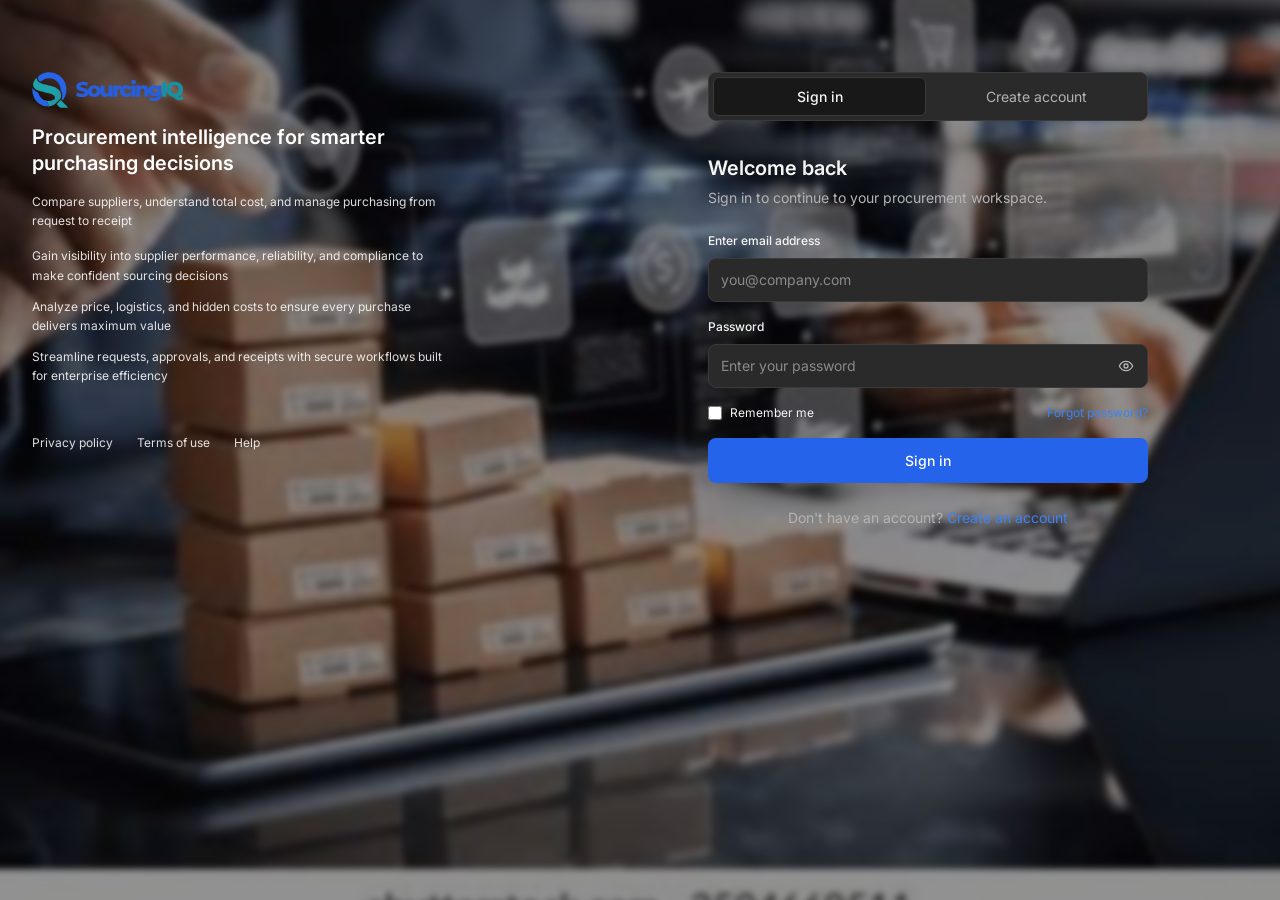
<file: SourcingIQ/dashboard/procurement/index.html>
<!DOCTYPE html>
<html lang="en" data-theme="dark">
<head>
  <meta charset="UTF-8" />
  <meta name="viewport" content="width=device-width, initial-scale=1" />
  <title>Dashboard | SourcingIQ</title>
  <link rel="preconnect" href="https://fonts.googleapis.com" />
  <link rel="preconnect" href="https://fonts.gstatic.com" crossorigin />
  <link href="https://fonts.googleapis.com/css2?family=Inter:wght@400;500;600;700&display=swap" rel="stylesheet" />
  <link rel="stylesheet" href="../../shared/css/tokens.css" />
  <link rel="stylesheet" href="../../shared/css/base.css" />
  <link rel="stylesheet" href="../../shared/css/components.css" />
  <link rel="stylesheet" href="../../shared/css/layout.css" />
  <link rel="stylesheet" href="./index.css" />
</head>
<body data-title="Dashboard">
  <div class="shell">
    <aside class="sidebar" id="sidebar"></aside>
    <div class="main">
      <header class="topbar" id="topbar"></header>
      <main class="content">
        <div class="dash">
          <div class="page-head">
            <div><h1 id="welcome">Welcome Back</h1><p>Here's what needs your attention</p></div>
            <div class="dash-tools">
              <label class="sr-only" for="range">Date range</label>
              <select class="input-sm" id="range">
                <option value="7d">Last 7 days</option>
                <option value="30d" selected>Last 30 days</option>
                <option value="90d">Last 90 days</option>
              </select>
              <button class="btn" id="export" type="button" disabled>Export</button>
            </div>
          </div>

          <div id="dash-error"></div>

          <div id="dash-body">
            <section class="kpis" id="cards" aria-label="Key figures"></section>

            <div class="dash-row dash-row--top">
              <section class="card panel">
                <header class="panel__head panel__head--split">
                  <div><h2>Spend Overview</h2><p>Purchasing spend over the selected period</p></div>
                  <div class="legend" id="legend"></div>
                </header>
                <div id="spend"></div>
              </section>

              <section class="card panel">
                <header class="panel__head"><h2>Spend by category</h2><p>Share of purchasing spend</p></header>
                <div id="categories"></div>
                <a class="btn btn--block" href="../../insight/analytics/index.html">View analytics</a>
              </section>
            </div>

            <div class="dash-row dash-row--bottom">
              <section class="card panel">
                <header class="panel__head"><h2>Recent Price Changes</h2><p>Products with notable changes from pricing</p></header>
                <div id="prices"></div>
              </section>

              <section class="card panel">
                <header class="panel__head"><h2>Performance Alert</h2><p>Supplier and quote issues needing attention</p></header>
                <div id="alerts"></div>
              </section>

              <section class="card panel">
                <header class="panel__head"><h2>Activity</h2><p>Recent activities</p></header>
                <div id="activity"></div>
                <a class="btn btn--block" href="#">View all</a>
              </section>
            </div>
          </div>
        </div>
      </main>
    </div>
  </div>
  <script type="module" src="./index.js"></script>
</body>
</html>
</file>
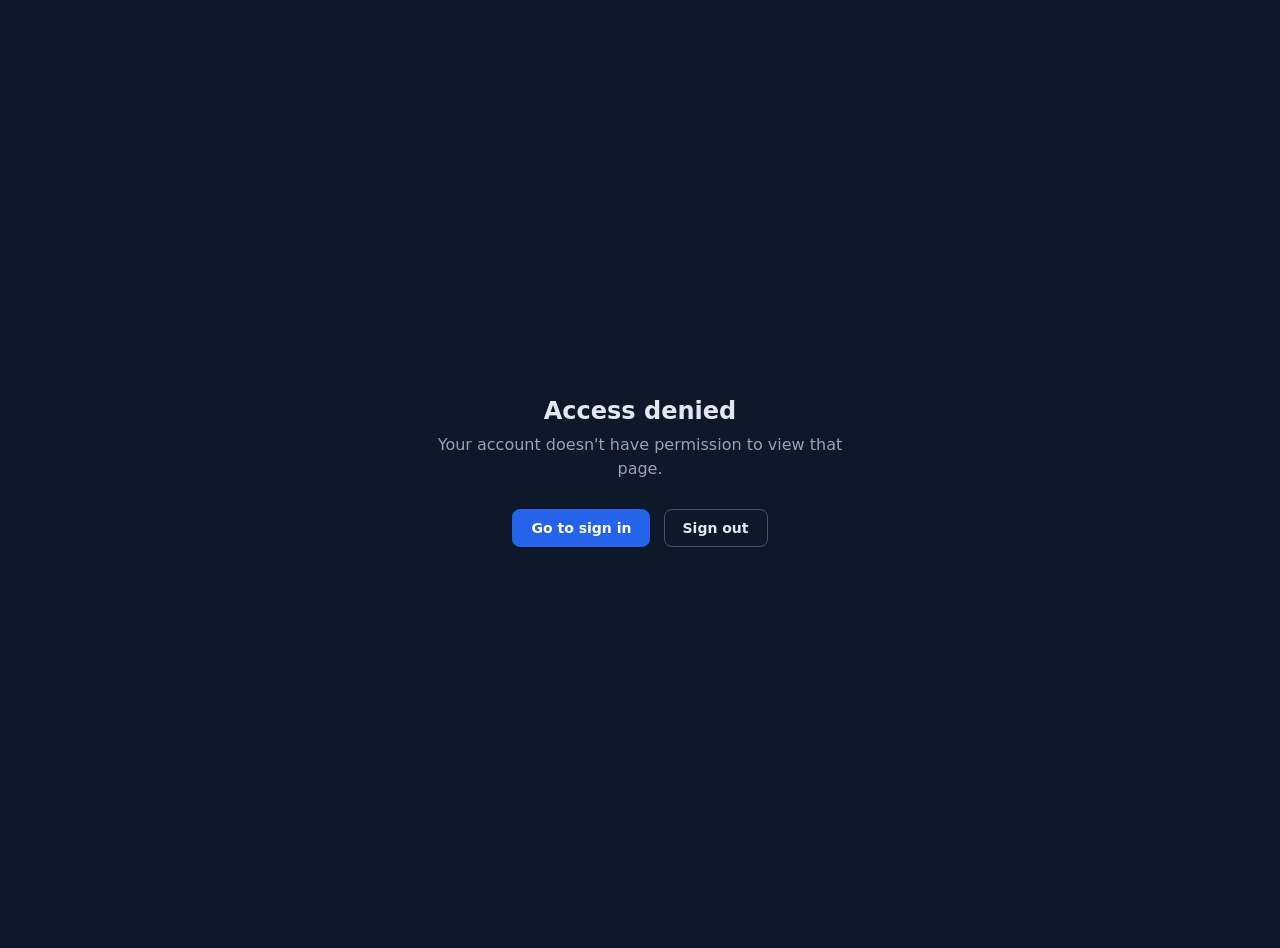
<file: SourcingIQ/errors/403/index.html>
<!DOCTYPE html>
<html lang="en">
<head>
  <meta charset="UTF-8">
  <meta name="viewport" content="width=device-width, initial-scale=1">
  <title>Access denied | SourcingIQ</title>
  <style>
    body{font-family:Inter,system-ui,sans-serif;background:#0f172a;color:#e2e8f0;min-height:100vh;display:flex;align-items:center;justify-content:center;margin:0;padding:24px;text-align:center}
    .box{max-width:420px}
    h1{font-size:24px;margin:0 0 8px}
    p{color:#94a3b8;line-height:1.5;margin:0 0 24px}
    a,button{display:inline-block;padding:10px 18px;border-radius:8px;font-weight:600;font-size:14px;font-family:inherit;cursor:pointer;text-decoration:none;border:1px solid #475569;background:transparent;color:#e2e8f0;margin:4px}
    a.primary{background:#2563eb;border-color:#2563eb;color:#fff}
  </style>
</head>
<body>
  <main class="box">
    <h1>Access denied</h1>
    <p>Your account doesn't have permission to view that page.</p>
    <a id="home" class="primary" href="../../login-page/login.html">Go to sign in</a>
    <button id="out" type="button">Sign out</button>
  </main>
  <script type="module">
    import { getSession, dashboardUrlFor, logout } from '../../shared/js/auth.js';
    const user = getSession();
    if (user) {
      const home = document.getElementById('home');
      home.href = dashboardUrlFor(user.role);
      home.textContent = 'Back to my dashboard';
    }
    document.getElementById('out').addEventListener('click', logout);
  </script>
</body>
</html>
</file>
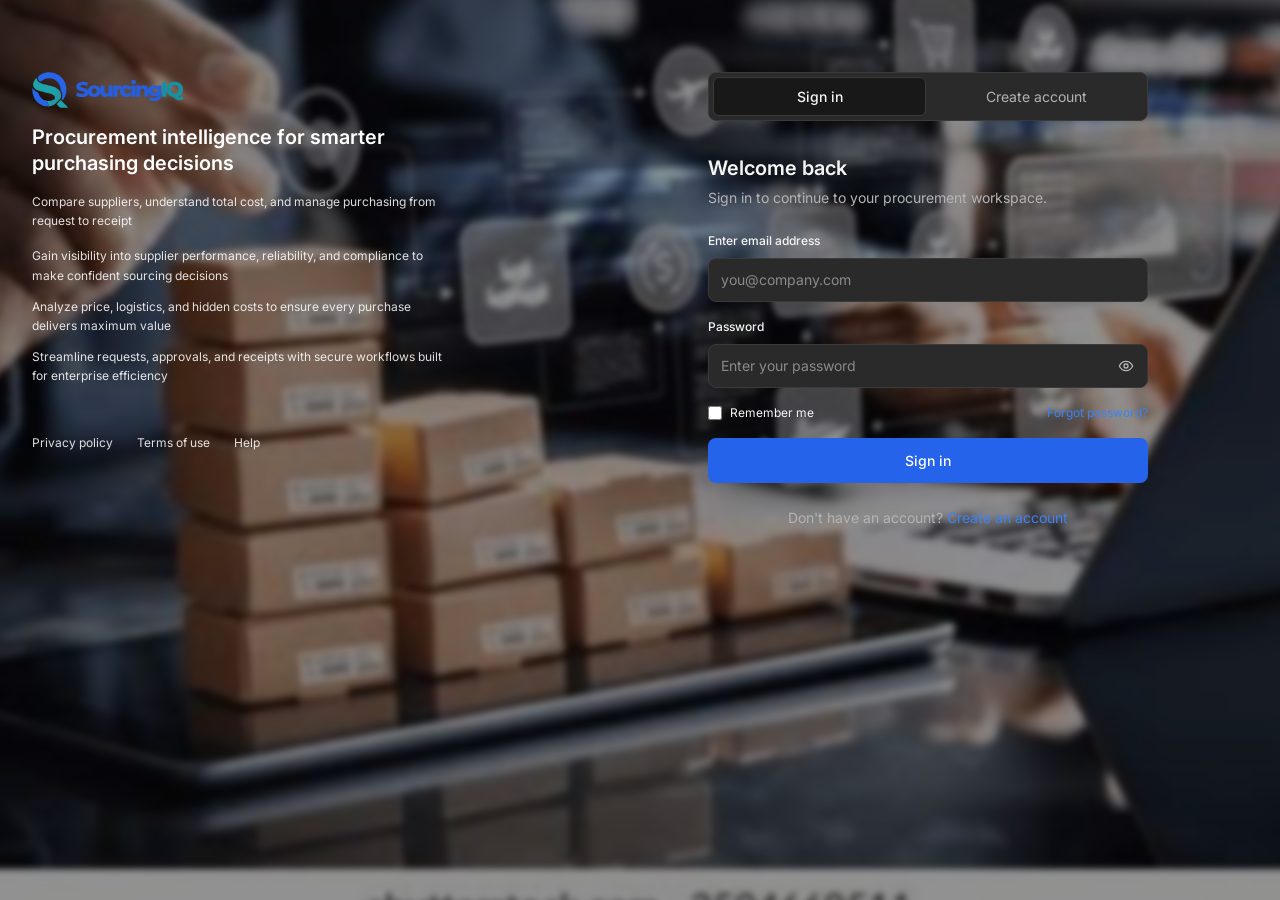
<file: SourcingIQ/dashboard/procurement/purchase-requests/index.html>
<!DOCTYPE html>
<html lang="en" data-theme="dark">
<head>
  <meta charset="UTF-8" />
  <meta name="viewport" content="width=device-width, initial-scale=1" />
  <title>Purchase Requests | SourcingIQ</title>
  <link rel="preconnect" href="https://fonts.googleapis.com" />
  <link rel="preconnect" href="https://fonts.gstatic.com" crossorigin />
  <link href="https://fonts.googleapis.com/css2?family=Inter:wght@400;500;600;700&display=swap" rel="stylesheet" />
  <link rel="stylesheet" href="../../../shared/css/tokens.css" />
  <link rel="stylesheet" href="../../../shared/css/base.css" />
  <link rel="stylesheet" href="../../../shared/css/components.css" />
  <link rel="stylesheet" href="../../../shared/css/layout.css" />
  <link rel="stylesheet" href="./index.css" />
</head>
<body data-title="Purchase Request">
  <div class="shell">
    <aside class="sidebar" id="sidebar"></aside>
    <div class="main">
      <header class="topbar" id="topbar"></header>
      <main class="content">
        <div class="page-head">
          <div><h1>Purchase Requests</h1><p>Track and manage purchase requests across your organization</p></div>
          <a class="btn btn--primary" id="create-btn" href="./new/index.html" hidden>+ Create request</a>
        </div>

        <section class="kpis" id="cards" aria-label="Request counts"></section>

        <section class="card list-card">
          <div class="filters">
            <label class="sr-only" for="search">Search requests</label>
            <input class="input-sm" id="search" type="search" placeholder="Search requests..." />
            <label class="sr-only" for="status">Status</label>
            <select class="input-sm" id="status"><option value="">All statuses</option></select>
            <label class="sr-only" for="department">Department</label>
            <select class="input-sm" id="department"><option value="">All departments</option></select>
          </div>
          <div id="list"></div>
          <div id="pager"></div>
        </section>
      </main>
    </div>
  </div>
  <script type="module" src="./index.js"></script>
</body>
</html>
</file>
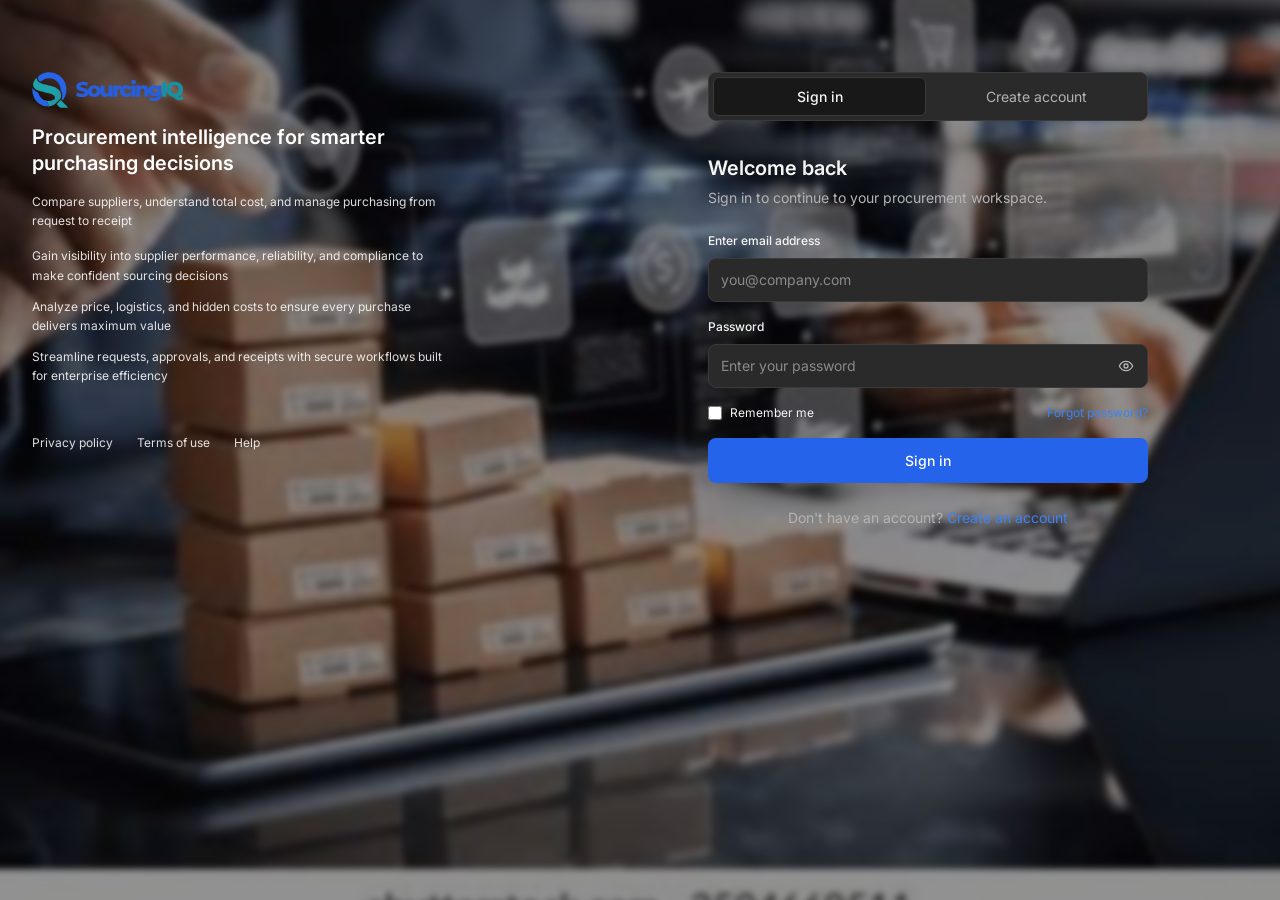
<file: SourcingIQ/dashboard/procurement/purchase-requests/detail/index.html>
<!DOCTYPE html>
<html lang="en" data-theme="dark">
<head>
  <meta charset="UTF-8" />
  <meta name="viewport" content="width=device-width, initial-scale=1" />
  <title>Purchase Request | SourcingIQ</title>
  <link rel="preconnect" href="https://fonts.googleapis.com" />
  <link rel="preconnect" href="https://fonts.gstatic.com" crossorigin />
  <link href="https://fonts.googleapis.com/css2?family=Inter:wght@400;500;600;700&display=swap" rel="stylesheet" />
  <link rel="stylesheet" href="../../../../shared/css/tokens.css" />
  <link rel="stylesheet" href="../../../../shared/css/base.css" />
  <link rel="stylesheet" href="../../../../shared/css/components.css" />
  <link rel="stylesheet" href="../../../../shared/css/layout.css" />
  <link rel="stylesheet" href="./index.css" />
</head>
<body data-title="Purchase Request">
  <div class="shell">
    <aside class="sidebar" id="sidebar"></aside>
    <div class="main">
      <header class="topbar" id="topbar"></header>
      <main class="content">
        <a class="back" href="../index.html">&larr; Purchase Request</a>
        <div id="head"></div>

        <div class="detail-grid" id="grid">
          <div class="stack">
            <section class="card panel"><header class="panel__head"><h2>Purchase Summary</h2></header><div id="summary"></div></section>
            <section class="card panel"><div id="items"></div></section>
            <section class="card panel"><header class="panel__head"><h2>Specifications &amp; Notes</h2></header><div id="notes"></div></section>
            <section class="card panel"><header class="panel__head"><h2>Activity</h2></header><div id="activity"></div></section>
          </div>
          <div class="stack">
            <section class="card panel"><header class="panel__head"><h2>Next Step</h2></header>
              <div id="next"></div><p class="field__error" id="action-error" role="alert" hidden></p></section>
            <section class="card panel"><header class="panel__head"><h2>Approval timeline</h2></header><div id="timeline"></div></section>
          </div>
        </div>
      </main>
    </div>
  </div>

  <dialog class="dialog" id="reject-dialog" aria-labelledby="reject-title">
    <form id="reject-form" class="form" novalidate>
      <h2 id="reject-title">Reject this request</h2>
      <div class="field"><label for="reject-reason">Reason <span class="req">*</span></label>
        <select class="input" id="reject-reason" aria-describedby="reject-reason-error"></select>
        <p class="field__error" id="reject-reason-error" hidden></p></div>
      <div class="field"><label for="reject-note">Note <span id="note-req" class="req" hidden>*</span></label>
        <textarea class="input" id="reject-note" placeholder="Add more detail (optional)" aria-describedby="reject-note-error"></textarea>
        <p class="field__error" id="reject-note-error" hidden></p></div>
      <div class="dialog__actions"><button class="btn" type="button" id="reject-cancel">Cancel</button><button class="btn btn--primary" type="submit">Reject request</button></div>
    </form>
  </dialog>
  <script type="module" src="./index.js"></script>
</body>
</html>
</file>
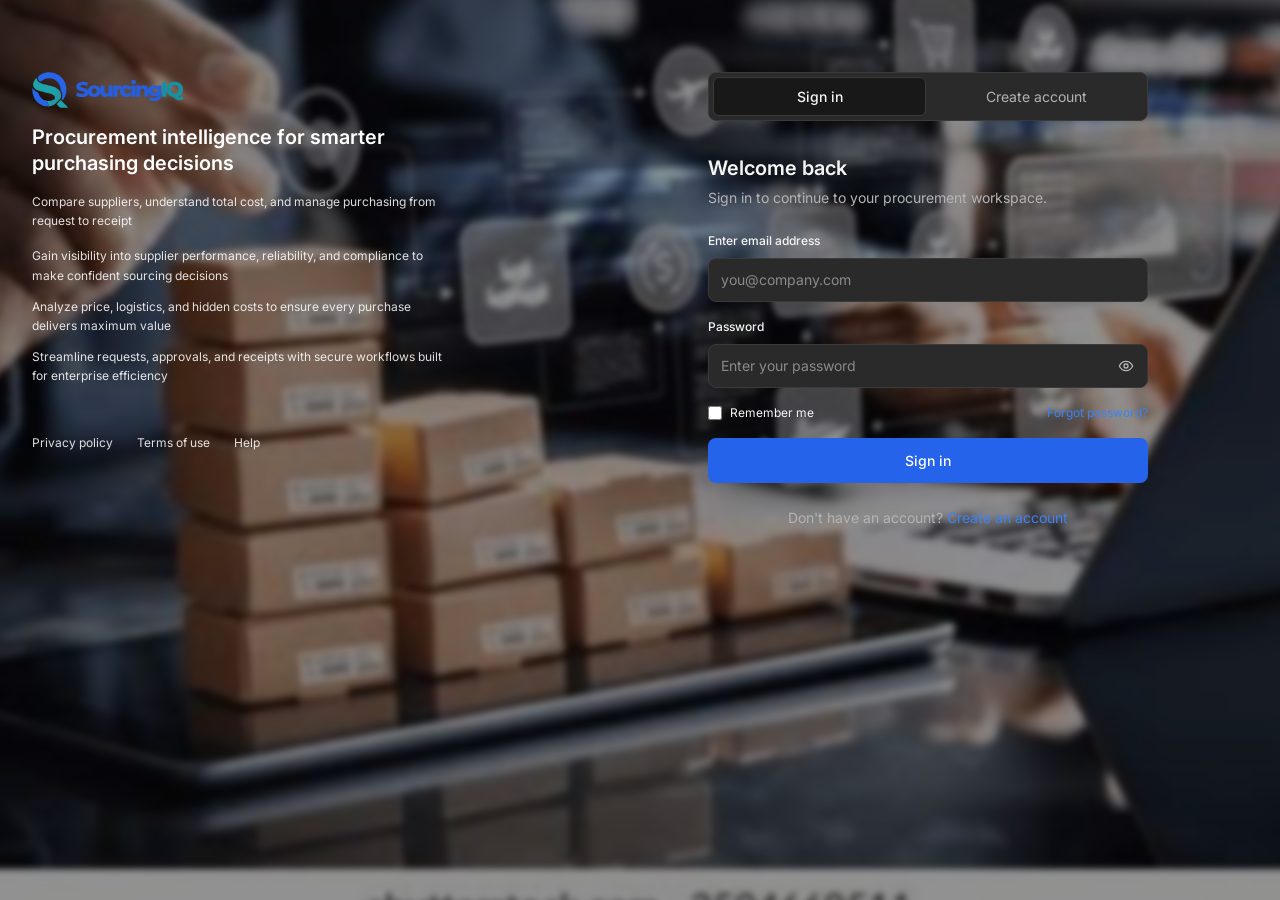
<file: SourcingIQ/dashboard/procurement/purchase-requests/new/index.html>
<!DOCTYPE html>
<html lang="en" data-theme="dark">
<head>
  <meta charset="UTF-8" />
  <meta name="viewport" content="width=device-width, initial-scale=1" />
  <title>Create Purchase Request | SourcingIQ</title>
  <link rel="preconnect" href="https://fonts.googleapis.com" />
  <link rel="preconnect" href="https://fonts.gstatic.com" crossorigin />
  <link href="https://fonts.googleapis.com/css2?family=Inter:wght@400;500;600;700&display=swap" rel="stylesheet" />
  <link rel="stylesheet" href="../../../../shared/css/tokens.css" />
  <link rel="stylesheet" href="../../../../shared/css/base.css" />
  <link rel="stylesheet" href="../../../../shared/css/components.css" />
  <link rel="stylesheet" href="../../../../shared/css/layout.css" />
  <link rel="stylesheet" href="./index.css" />
</head>
<body data-title="Create Purchase Request">
  <div class="shell">
    <aside class="sidebar" id="sidebar"></aside>
    <div class="main">
      <header class="topbar" id="topbar"></header>
      <main class="content">
        <a class="back" href="../index.html">&larr; Purchase Request</a>
        <div class="page-head"><div><h1>Create Purchase Request</h1><p>Tell us what you want and when you need it</p></div></div>
        <div class="alert alert--error" id="form-error" role="alert" hidden></div>

        <form class="form" id="pr-form" novalidate>
          <section class="card panel">
            <header class="panel__head"><h2>Request Details</h2><p>Tell us what you want and when you need it</p></header>
            <div class="field-row">
              <div class="field"><label for="item">Item / Product <span class="req">*</span></label>
                <input class="input" id="item" name="item" type="text" placeholder="e.g. Takeaway packaging boxes" aria-describedby="item-error" />
                <p class="field__error" id="item-error" hidden></p></div>
              <fieldset class="field"><legend>Priority <span class="req">*</span></legend>
                <div class="segmented">
                  <label><input type="radio" name="priority" value="Normal" checked /><span>Normal</span></label>
                  <label><input type="radio" name="priority" value="High" /><span>High</span></label>
                  <label><input type="radio" name="priority" value="Urgent" /><span>Urgent</span></label>
                </div></fieldset>
            </div>
            <div class="field-row">
              <div class="field"><label for="quantity">Quantity <span class="req">*</span></label>
                <div class="qty"><input class="input" id="quantity" name="quantity" type="number" min="1" step="1" placeholder="500" aria-describedby="quantity-error" />
                  <select class="input" id="unit" name="unit" aria-label="Units"></select></div>
                <p class="field__error" id="quantity-error" hidden></p></div>
              <div class="field"><label for="requiredBy">Required by <span class="req">*</span></label>
                <input class="input" id="requiredBy" name="requiredBy" type="date" aria-describedby="requiredBy-error" />
                <p class="field__error" id="requiredBy-error" hidden></p></div>
            </div>
          </section>

          <section class="card panel">
            <header class="panel__head"><h2>Purchase Information</h2><p>Tell us who this purchase is for and the estimated budget</p></header>
            <div class="field-row">
              <div class="field"><label for="department">Department <span class="req">*</span></label>
                <select class="input" id="department" name="department" aria-describedby="department-error"></select>
                <p class="field__error" id="department-error" hidden></p></div>
              <div class="field"><label for="costCentre">Cost centre</label>
                <select class="input" id="costCentre" name="costCentre"></select></div>
            </div>
            <div class="field"><label for="budget">Budget estimate (&#8358;)</label>
              <input class="input" id="budget" name="budget" type="number" min="0" step="1" placeholder="2500000" aria-describedby="budget-error" />
              <p class="field__error" id="budget-error" hidden></p></div>
          </section>

          <section class="card panel">
            <header class="panel__head"><h2>Specifications &amp; Notes</h2><p>Describe requirements that structured fields can't capture.</p></header>
            <div class="field"><label for="specifications">Product specifications</label>
              <textarea class="input" id="specifications" name="specifications" placeholder="Add specifications, preferred brand, size, quality requirements, or other relevant details..."></textarea></div>
            <div class="field"><label for="notes">Additional notes</label>
              <textarea class="input" id="notes" name="notes" placeholder="Add any additional information suppliers or the procurement team should know"></textarea></div>
            <div class="field"><span class="label-like">Attachment</span>
              <label class="dropzone" id="dropzone" for="files"><strong>Drop files here or browse</strong>
                <small>Specifications, reference documents or supporting files (PDF, image, Word or Excel, up to 5 MB each)</small></label>
              <input class="sr-only" id="files" type="file" multiple accept=".pdf,.png,.jpg,.jpeg,.doc,.docx,.xls,.xlsx" />
              <p class="field__error" id="file-error" role="alert" hidden></p>
              <ul class="files" id="file-list"></ul></div>
          </section>

          <div class="form-actions">
            <a class="btn" href="../index.html">Cancel</a><span class="spacer"></span>
            <button class="btn" type="submit" value="draft">Save Draft</button>
            <button class="btn btn--primary" type="submit" value="submit">Submit Request</button>
          </div>
        </form>
      </main>
    </div>
  </div>
  <script type="module" src="./index.js"></script>
</body>
</html>
</file>
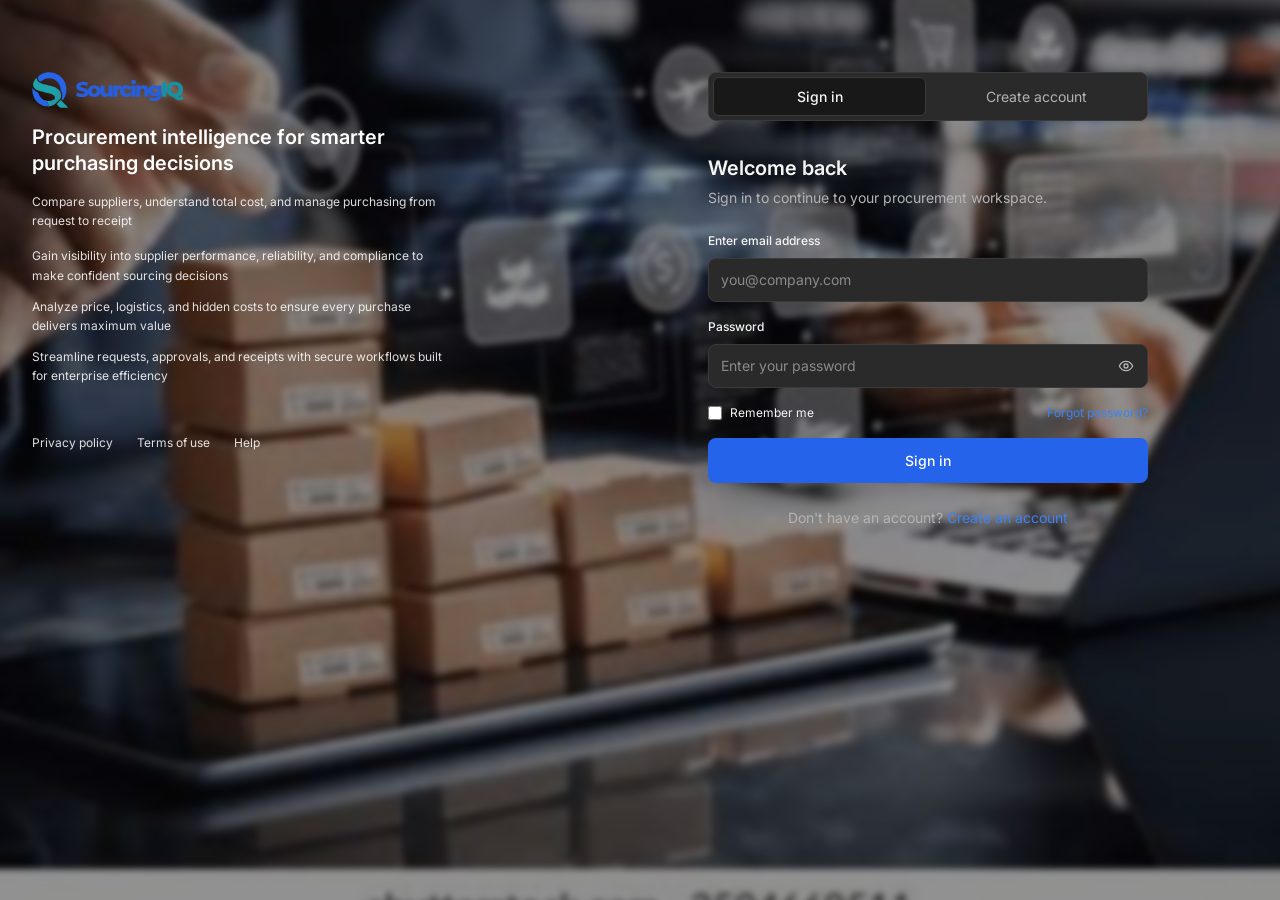
<file: SourcingIQ/login-page/login.html>
<!DOCTYPE html>
<html lang="en" data-theme="dark">
<head>
  <meta charset="UTF-8" />
  <meta name="viewport" content="width=device-width, initial-scale=1" />
  <title>Sign in | SourcingIQ</title>

  <link rel="preconnect" href="https://fonts.googleapis.com" />
  <link rel="preconnect" href="https://fonts.gstatic.com" crossorigin />
  <link href="https://fonts.googleapis.com/css2?family=Inter:wght@400;500;600;700&display=swap" rel="stylesheet" />

  <link rel="stylesheet" href="../shared/css/base.css" />
  <!--<link rel="stylesheet" href="../../shared/css/base.css" />-->
  <link rel="stylesheet" href="../shared/css/tokens.css" />
  <link rel="stylesheet" href="login1.css">
  <style>
    /* SourcingIQ logo: stops the .brand svg rule in login1.css from boxing it in */
    .brand svg.brand__logo-full {
      width: 154px;
      height: 36px;
      padding: 0;
      border: 0;
      border-radius: 0;
      background: none;
      box-shadow: none;
    }
  </style>
  <script defer type="module" src="login.js"></script>
  
</head>
<body>

  <!-- Reusable SVG icons (referenced with <use>) -->
  <svg width="0" height="0" style="position:absolute" aria-hidden="true" focusable="false">
    <defs>
      <!-- SourcingIQ full logo (used twice below via <use href="#icon-siq-logo">) -->
      <defs><linearGradient id="siq-ribbon" gradientUnits="userSpaceOnUse" x1="150" y1="170" x2="470" y2="640"><stop offset="0" stop-color="#1DA3AB"/><stop offset=".45" stop-color="#209AA6"/><stop offset=".78" stop-color="#22839A"/><stop offset="1" stop-color="#1C8097"/></linearGradient></defs>
      <symbol id="icon-siq-logo" viewBox="0 0 154 36" fill="none"><g transform="translate(-1.770 -1.711) scale(0.05902)"><path fill="#2664E9" transform="translate(460 71)" d="M0 0 C1.4 0.7 2.8 1.5 4.3 2.2 C24.4 13 44.1 26.5 60 43 C62.7 45.3 65.3 47.7 68 50 C73 54.8 77.5 59.8 82 65 C82.4 65.5 82.4 65.5 84.5 67.9 C96.2 81.4 105.9 95.7 115 111 C115.6 111.9 116.2 112.8 116.8 113.8 C121.4 121.1 124.6 129 128 137 C128.5 138.1 129 139.2 129.5 140.4 C145.1 174.9 152.4 214 152.3 251.7 C152.3 255 152.3 258.2 152.4 261.5 C152.4 281 150.9 300.2 146.1 319.1 C145.9 319.6 145.9 319.6 145.3 322.2 C144.5 325.2 143.8 328.1 143 331 C142.6 332.5 142.2 334 141.9 335.6 C140.1 342.4 138 348.6 135 355 C134.1 357.6 133.1 360.2 132.2 362.8 C123.2 387.3 110.1 413.8 91 432 C87.4 433.6 87.4 433.6 84 433 C78.8 429.2 73.9 424.8 71 419 C71.4 412.8 72.6 407.7 74.8 402 C86.7 367.8 86.3 326.2 70.7 293.2 C67 285.8 63.1 278.4 58.7 271.3 C56.2 265 56.4 258.8 56.2 252.1 C55.1 227.8 50.9 203.9 40 182 C39.4 180.6 38.7 179.3 38.1 177.9 C14.8 129.2 -25.9 92.6 -76 73 C-123.2 56.8 -175.5 58.2 -220.9 78.9 C-241 88.8 -258.5 100.7 -274.7 116.2 C-277.9 118.7 -280.8 120.1 -284.9 119.8 C-300.9 115.6 -314.2 102 -322.7 88.3 C-328.8 77.1 -332.4 64.7 -330 52 C-322 25.2 -292.1 9.1 -269.1 -3.7 C-248.9 -14.5 -228.2 -22.3 -206 -28 C-204.4 -28.4 -202.9 -28.9 -201.2 -29.4 C-135.8 -46.5 -58.9 -31.6 0 0 Z"/><path fill="#2664E9" transform="translate(40 306)" d="M0 0 C6.7 1.7 9.5 7.7 13.2 13.2 C17.4 19.3 21.9 24.7 27 30 C28.3 31.4 29.7 32.8 31 34.3 C36.2 39.4 41.8 43.3 47.9 47.2 C48.9 47.9 49.9 48.6 50.9 49.3 C61.6 56.4 72.9 60.8 85 65.2 C90.1 67.5 93 70 95.6 75 C96.8 78.3 97.8 81.6 98.8 85 C105.9 108.3 117.6 128.8 133 147.6 C134.4 149.2 135.7 150.9 137 152.6 C148.4 167.1 162.9 178.7 178 189 C179.4 190.1 180.9 191.1 182.4 192.2 C186.8 194.9 190.8 196.3 195.7 197.7 C201 199.7 205.6 202.8 210.4 205.8 C217.7 210.2 224.6 212.9 232.9 215.1 C242.8 217.8 242.8 217.8 245 220 C244.9 221.6 244.9 223.2 244.8 224.8 C245 230 245 230 246.9 232.8 C249.4 234.6 252 236.3 254.6 238 C261.1 242.4 261.1 242.4 263 246 C261 251 261 251 259 252 C255.9 252.4 252.8 252.8 249.7 253.1 C248.8 253.4 247.9 253.7 247 254 C246.7 255.6 246.3 257.3 246 259 C246.6 259 246.6 259 249.9 259.3 C251.6 259.4 253.3 259.6 255 259.8 C255.8 259.8 255.8 259.8 260.1 260.2 C265.1 261 268.6 262.4 273 265 C274.8 268.6 273.6 272.1 273 276 C272.3 277.4 271.6 278.8 270.9 280.2 C269 284 269 284 268.7 287.2 C270.8 291.6 274.7 292.2 279 294 C279 295.3 279 296.6 279 298 C257.3 311 217.9 302.8 194.5 297.6 C188.9 296.3 183.5 294.7 178 293 C176.4 292.5 174.7 292 173 291.5 C125.2 275.8 81.6 243.7 52 203 C51.1 201.9 50.2 200.7 49.3 199.5 C42.2 190.2 36.5 180.4 31 170 C30.3 168.7 29.6 167.3 28.9 166 C19 146.7 10.6 126.5 6 105.3 C5.2 102 4.4 98.7 3.5 95.4 C1.7 88.4 0.8 81.3 -0.1 74.1 C-0.3 72.8 -0.5 71.5 -0.6 70.2 C-2.6 55.5 -3.2 41 -3.2 26.1 C-3.3 24.4 -3.3 22.6 -3.3 20.8 C-3.3 19.2 -3.3 17.5 -3.3 15.8 C-3.3 14.2 -3.3 12.7 -3.4 11.2 C-3 6.8 -1.9 3.9 0 0 Z M228 236 C228.7 237.3 229.3 238.6 230 240 C232 240 234 240 236 240 C236.7 239 237.3 238 238 237 C237.7 236.3 237.3 235.7 237 235 C232 234 232 234 228 236 Z"/><path fill="url(#siq-ribbon)" transform="translate(107 138)" d="M0 0 C3.1 5.1 4.2 9.1 5.6 14.8 C12.3 38.6 27.2 55.5 48 68.3 C83.7 88.4 128.2 98.8 167.8 107.8 C175.8 109.7 183.8 111.9 191.7 114.1 C197.2 115.7 202.7 117.2 208.3 118.6 C213.3 119.8 218.1 121.4 223 123 C226.3 123.8 229.6 124.6 232.9 125.4 C245.8 128.4 258.5 131.8 271 136 C272.1 136.3 273.3 136.6 274.4 136.9 C293.7 142.2 312.1 150.2 330 159 C331.3 159.6 332.6 160.2 334 160.9 C353.8 171.3 371.5 187 386 204 C386.9 205 387.9 206 388.8 207.1 C392.6 211.7 395.3 216.7 398 222 C398.5 223 399 224.1 399.6 225.1 C417.4 260.3 419.7 298.1 407.3 335.7 C401.3 348.9 389.2 358.5 378.9 368.3 C374.5 372.4 370.7 376.9 367 381.5 C361.3 388.6 355.3 394.9 348.9 401.2 C343.8 406.2 338.8 411.1 334.1 416.5 C331 420 327.8 422.4 324 425 C320.4 427.4 317 430.1 313.6 432.8 C306.1 438.4 298.4 443 290.3 447.6 C287 449.4 283.9 451.3 280.8 453.4 C274.4 456.9 267.9 458.9 261 461 C258 462 254.9 463 251.9 464.1 C251.1 464.3 251.1 464.3 247.3 465.6 C244.8 466.4 242.3 467.3 239.8 468.1 C225.7 472.8 209.7 476.4 195 474 C195 473.3 195 472.7 195 472 C199.1 470.4 203.3 469 207.5 467.6 C208.7 467.1 209.8 466.6 211 466 C211 464.7 211 463.4 211 462 C209.5 461.4 208.1 460.8 206.6 460.1 C202 458 202 458 200.6 455.4 C201.1 451 202.8 447.7 204.9 443.8 C206 441 206 441 206 435 C200 429 192.8 429.4 184.8 428.7 C181 428 181 428 178 425 C178.7 423.7 179.3 422.4 180 421 C182.7 420.3 182.7 420.3 185.9 419.9 C191.7 419.3 191.7 419.3 195 416 C192.6 410 190.2 408.6 185 405 C178.1 400.2 178.1 400.2 177 398 C177.1 396.4 177.2 394.7 177.4 393.1 C177.3 391.4 177.1 389.7 177 388 C170.7 384.4 163.3 383.2 156.3 381.4 C152.1 380 149.5 378.6 146 376 C144.9 375.3 143.9 374.7 142.8 374 C141.7 373.3 140.7 372.6 139.6 371.9 C138.6 371.3 137.5 370.6 136.4 369.9 C135.6 369.3 134.8 368.6 134 368 C134 367 134 366 134 365 C135 365.4 136.1 365.8 137.2 366.1 C141.8 367.8 146.4 369.4 151 371 C151.6 371.2 151.6 371.2 154.7 372.4 C189.9 384.5 228.2 383.5 263 371 C264 370.7 265 370.3 266 370 C273.6 367.2 281 363.9 288.4 360.6 C289.4 360.1 290.4 359.7 291.5 359.2 C298.7 355.9 305.1 352.7 308.9 345.4 C313.1 332.5 312.6 317.2 306.5 305.1 C295 284 272.5 271.9 250.2 264.5 C248.5 264 246.8 263.5 245 263 C243.5 262.5 242 262 240.4 261.4 C235.3 259.8 230.2 258.4 225 257 C223.1 256.4 221.2 255.8 219.3 255.2 C211.2 252.7 202.9 250.7 194.6 248.6 C187.7 246.9 180.7 245.2 173.8 243.4 C172.7 243.1 171.6 242.8 170.5 242.5 C165.2 241.1 159.9 239.7 154.6 238 C147.8 235.9 140.9 234.4 134 232.9 C120.1 229.8 106.5 226.3 92.8 222.5 C84.8 220.3 76.9 218.2 68.8 216.6 C65.3 215.8 62.3 214.4 59 213 C55.6 212.2 52.1 211.5 48.7 210.8 C44.2 209.8 39.8 208.5 35.4 207.1 C32.6 206.2 29.7 205.4 26.8 204.7 C20.8 203.1 15.5 200.6 10 197.8 C9 197.3 8.1 196.8 7.1 196.3 C-4 190.6 -13.6 184 -23 176 C-24.3 174.9 -25.6 173.9 -27 172.8 C-46 154.9 -57.6 132.2 -58.5 105.9 C-58.2 90.9 -54.2 75.7 -48 62 C-47.4 60.7 -46.8 59.3 -46.2 58 C-41.8 48.2 -36.7 39.1 -31 30 C-30.4 29 -29.8 28.1 -29.2 27.1 C-10.1 -4 -10.1 -4 0 0 Z"/><path fill="url(#siq-ribbon)" transform="translate(519 509)" d="M0 0 C9.1 5.2 15.8 12.5 23.1 19.9 C37.3 34.4 37.3 34.4 45 41 C46.3 42.7 47.7 44.3 49 46 C50.1 47 51.2 47.9 52.4 48.9 C58.1 53.9 63.3 59.2 68.7 64.6 C69.8 65.7 70.9 66.8 72 67.9 C76.7 72.6 81.4 77.4 86 82.1 C89.5 85.5 92.9 89 96.3 92.4 C97.4 93.5 98.4 94.5 99.5 95.6 C103.8 99.9 108 104.1 112.6 108 C117.8 112.6 117.8 112.6 118.4 117.4 C118 121 118 121 114 125 C108.6 127.6 103.3 127.3 97.4 127.3 C96.9 127.3 96.9 127.3 94.2 127.3 C90.7 127.3 87.2 127.3 83.7 127.3 C81.3 127.3 78.9 127.3 76.4 127.3 C71.3 127.3 66.3 127.3 61.2 127.3 C54.6 127.3 48.1 127.3 41.6 127.4 C36.6 127.4 31.6 127.4 26.6 127.4 C24.2 127.4 21.8 127.4 19.4 127.4 C16 127.4 12.6 127.4 9.3 127.4 C7.3 127.4 5.4 127.4 3.5 127.4 C-11 126.4 -20 120.3 -30 110 C-31.3 108.9 -32.7 107.7 -34.1 106.6 C-38 103 -38 103 -41.3 98.6 C-45 94 -48.7 90.8 -53.4 87.2 C-57 84.2 -59.9 80.6 -63 77 C-63.9 76.3 -64.9 75.5 -65.8 74.8 C-68 73 -68 73 -70 69 C-70 61.7 -67.7 59.9 -63 55 C-61.2 53 -59.4 51 -57.6 49.1 C-53.5 44.6 -49.3 40.3 -45 36.1 C-41.9 32.9 -39 29.4 -36 26 C-33.2 23 -30.4 19.9 -27.6 16.9 C-25.4 14.5 -23.3 12 -21.2 9.6 C-15.1 2.8 -9.6 -2.5 0 0 Z"/></g><path fill="#265FDD" transform="translate(43.56 24.8) scale(0.02105)" d="M316 14Q230 14 150.5 -7.5Q71 -29 21 -63L86 -209Q133 -179 194.5 -159.5Q256 -140 317 -140Q358 -140 383 -147.5Q408 -155 419.5 -167.5Q431 -180 431 -197Q431 -221 409 -235Q387 -249 352 -258Q317 -267 274.5 -276Q232 -285 189.5 -299Q147 -313 112 -335.5Q77 -358 55 -394.5Q33 -431 33 -487Q33 -550 67.5 -601Q102 -652 171 -683Q240 -714 343 -714Q412 -714 478.5 -698.5Q545 -683 597 -653L536 -506Q486 -533 437 -546.5Q388 -560 342 -560Q301 -560 276 -551.5Q251 -543 240 -529Q229 -515 229 -497Q229 -474 250.5 -460.5Q272 -447 307.5 -438.5Q343 -430 385.5 -421Q428 -412 470.5 -398.5Q513 -385 548 -362.5Q583 -340 604.5 -303.5Q626 -267 626 -212Q626 -151 591.5 -99.5Q557 -48 488.5 -17Q420 14 316 14ZM890 9Q801 9 732 -27Q663 -63 623.5 -126.5Q584 -190 584 -272Q584 -354 623.5 -417Q663 -480 732 -515.5Q801 -551 890 -551Q979 -551 1048.5 -515.5Q1118 -480 1157 -417Q1196 -354 1196 -272Q1196 -190 1157 -126.5Q1118 -63 1048.5 -27Q979 9 890 9ZM890 -142Q923 -142 948.5 -157Q974 -172 989 -201.5Q1004 -231 1004 -272Q1004 -313 989 -341.5Q974 -370 948.5 -385Q923 -400 890 -400Q858 -400 832.5 -385Q807 -370 791.5 -341.5Q776 -313 776 -272Q776 -231 791.5 -201.5Q807 -172 832.5 -157Q858 -142 890 -142ZM1422 9Q1356 9 1303.5 -17Q1251 -43 1221.5 -98.5Q1192 -154 1192 -239V-542H1382V-270Q1382 -207 1405.5 -180Q1429 -153 1472 -153Q1500 -153 1523 -166Q1546 -179 1560 -207.5Q1574 -236 1574 -281V-542H1764V0H1583V-57Q1563 -35 1537 -21Q1484 9 1422 9ZM1796 0V-542H1977V-477Q1998 -503 2028 -521Q2082 -551 2159 -551V-380Q2146 -382 2136.5 -382.5Q2127 -383 2116 -383Q2058 -383 2022 -351.5Q1986 -320 1986 -249V0ZM2426 9Q2336 9 2265.5 -27Q2195 -63 2155 -126.5Q2115 -190 2115 -272Q2115 -354 2155 -417Q2195 -480 2265.5 -515.5Q2336 -551 2426 -551Q2518 -551 2585 -512Q2652 -473 2680 -402L2533 -327Q2514 -365 2486 -382.5Q2458 -400 2425 -400Q2392 -400 2365 -385Q2338 -370 2322.5 -341.5Q2307 -313 2307 -272Q2307 -230 2322.5 -201Q2338 -172 2365 -157Q2392 -142 2425 -142Q2458 -142 2486 -159.5Q2514 -177 2533 -215L2680 -140Q2652 -69 2585 -30Q2518 9 2426 9ZM2662 0V-542H2852V0ZM2757 -602Q2705 -602 2673 -631Q2641 -660 2641 -703Q2641 -746 2673 -775Q2705 -804 2757 -804Q2809 -804 2841 -776.5Q2873 -749 2873 -706Q2873 -661 2841.5 -631.5Q2810 -602 2757 -602ZM2885 0V-542H3066V-483Q3088 -506 3116 -522Q3170 -551 3238 -551Q3301 -551 3352 -525.5Q3403 -500 3432.5 -447Q3462 -394 3462 -310V0H3272V-279Q3272 -337 3248.5 -363.5Q3225 -390 3183 -390Q3153 -390 3128 -376.5Q3103 -363 3089 -335Q3075 -307 3075 -262V0ZM3756 203Q3678 203 3607.5 185Q3537 167 3487 132L3556 -1Q3590 26 3640.5 41.5Q3691 57 3739 57Q3816 57 3850 23.5Q3884 -10 3884 -74V-91Q3865 -70 3841 -56Q3792 -28 3723 -28Q3651 -28 3590.5 -60.5Q3530 -93 3493.5 -151.5Q3457 -210 3457 -290Q3457 -370 3493.5 -428.5Q3530 -487 3590.5 -519Q3651 -551 3723 -551Q3792 -551 3841 -524Q3872 -506 3893 -477V-542H4074V-99Q4074 55 3991 129Q3908 203 3756 203ZM3768 -179Q3802 -179 3828.5 -193Q3855 -207 3870.5 -232Q3886 -257 3886 -290Q3886 -323 3870.5 -348Q3855 -373 3828.5 -386.5Q3802 -400 3768 -400Q3734 -400 3707 -386.5Q3680 -373 3664.5 -348Q3649 -323 3649 -290Q3649 -257 3664.5 -232Q3680 -207 3707 -193Q3734 -179 3768 -179Z"/><path fill="#1292A3" transform="translate(43.56 24.8) scale(0.02105)" d="M4115 0V-700H4313V0ZM4946 169Q4901 169 4862 159.5Q4823 150 4785.5 129Q4748 108 4708 72Q4677 45 4641 8Q4600 1 4562 -13Q4491 -40 4438.5 -89.5Q4386 -139 4357 -205Q4328 -271 4328 -350Q4328 -429 4357 -495Q4386 -561 4438.5 -610.5Q4491 -660 4562 -687Q4633 -714 4717 -714Q4802 -714 4872.5 -687Q4943 -660 4995 -611Q5047 -562 5076.5 -495.5Q5106 -429 5106 -350Q5106 -271 5076.5 -204.5Q5047 -138 4995 -89Q4943 -40 4873 -13Q4871 -12 4869 -12Q4869 -11 4869 -11Q4889 10 4908.5 19Q4928 28 4950 28Q5008 28 5056 -21L5142 81Q5069 169 4946 169ZM4717 -150Q4757 -150 4791.5 -164Q4826 -178 4851.5 -204.5Q4877 -231 4891.5 -268Q4906 -305 4906 -350Q4906 -396 4891.5 -432.5Q4877 -469 4851.5 -495.5Q4826 -522 4791.5 -536Q4757 -550 4717 -550Q4677 -550 4642.5 -536Q4608 -522 4582.5 -495.5Q4557 -469 4542.5 -432.5Q4528 -396 4528 -350Q4528 -305 4542.5 -268Q4557 -231 4582.5 -204.5Q4608 -178 4642.5 -164Q4677 -150 4717 -150Z"/></symbol>
      <symbol id="icon-logo" viewBox="0 0 24 24" fill="none">
        <path d="M12 2L2 7L12 12L22 7L12 2Z" stroke="currentColor" stroke-width="2" stroke-linecap="round" stroke-linejoin="round"/>
        <path d="M2 17L12 22L22 17" stroke="currentColor" stroke-width="2" stroke-linecap="round" stroke-linejoin="round"/>
        <path d="M2 12L12 17L22 12" stroke="currentColor" stroke-width="2" stroke-linecap="round" stroke-linejoin="round"/>
      </symbol>
      <symbol id="icon-eye" viewBox="0 0 24 24" fill="none" stroke="currentColor" stroke-width="2" stroke-linecap="round" stroke-linejoin="round">
        <path d="M2 12s3.5-7 10-7 10 7 10 7-3.5 7-10 7-10-7-10-7Z"/>
        <circle cx="12" cy="12" r="3"/>
      </symbol>
      <symbol id="icon-eye-off" viewBox="0 0 24 24" fill="none" stroke="currentColor" stroke-width="2" stroke-linecap="round" stroke-linejoin="round">
        <path d="M17.94 17.94A10.07 10.07 0 0 1 12 19c-6.5 0-10-7-10-7a18.5 18.5 0 0 1 5.06-5.94"/>
        <path d="M9.9 4.24A9.1 9.1 0 0 1 12 4c6.5 0 10 7 10 7a18.5 18.5 0 0 1-2.16 3.19"/>
        <path d="M14.12 14.12a3 3 0 1 1-4.24-4.24"/>
        <path d="M2 2l20 20"/>
      </symbol>
      <symbol id="icon-alert" viewBox="0 0 24 24" fill="none" stroke="currentColor" stroke-width="2" stroke-linecap="round" stroke-linejoin="round">
        <circle cx="12" cy="12" r="10"/>
        <path d="M12 8v4"/>
        <path d="M12 16h.01"/>
      </symbol>
      <symbol id="icon-check-circle" viewBox="0 0 24 24" fill="none" stroke="currentColor" stroke-width="2" stroke-linecap="round" stroke-linejoin="round">
        <circle cx="12" cy="12" r="10"/>
        <path d="m9 12 2 2 4-4"/>
      </symbol>
      <symbol id="icon-building" viewBox="0 0 24 24" fill="none" stroke="currentColor" stroke-width="2" stroke-linecap="round" stroke-linejoin="round">
        <rect x="4" y="2" width="16" height="20" rx="2"/>
        <path d="M9 22v-4h6v4"/>
        <path d="M8 6h.01M12 6h.01M16 6h.01M8 10h.01M12 10h.01M16 10h.01M8 14h.01M12 14h.01M16 14h.01"/>
      </symbol>
      <symbol id="icon-package" viewBox="0 0 24 24" fill="none" stroke="currentColor" stroke-width="2" stroke-linecap="round" stroke-linejoin="round">
        <path d="m7.5 4.27 9 5.15"/>
        <path d="M21 8a2 2 0 0 0-1-1.73l-7-4a2 2 0 0 0-2 0l-7 4A2 2 0 0 0 3 8v8a2 2 0 0 0 1 1.73l7 4a2 2 0 0 0 2 0l7-4A2 2 0 0 0 21 16Z"/>
        <path d="m3.3 7 8.7 5 8.7-5"/>
        <path d="M12 22V12"/>
      </symbol>
    </defs>
  </svg>

  <main class="auth">

    <!-- Left: brand panel with background image -->
    <aside class="auth-hero" aria-label="About SourcingIQ">
      <div class="auth-hero__content">
        <a class="brand" href="../index.html" aria-label="SourcingIQ home">
          <svg class="brand__logo-full" width="154" height="36" viewBox="0 0 154 36" role="img" aria-label="SourcingIQ"><use href="#icon-siq-logo"></use></svg>
        </a>

        <h1 class="auth-hero__title">Procurement intelligence for smarter purchasing decisions</h1>
        <p class="auth-hero__lead">Compare suppliers, understand total cost, and manage purchasing from request to receipt</p>

        <ul class="auth-hero__points">
          <li>Gain visibility into supplier performance, reliability, and compliance to make confident sourcing decisions</li>
          <li>Analyze price, logistics, and hidden costs to ensure every purchase delivers maximum value</li>
          <li>Streamline requests, approvals, and receipts with secure workflows built for enterprise efficiency</li>
        </ul>
      </div>

      <nav class="auth-hero__footer" aria-label="Legal and help">
        <a href="#">Privacy policy</a>
        <a href="#">Terms of use</a>
        <a href="#">Help</a>
      </nav>
    </aside>

    <!-- Right: forms -->
    <section class="auth-panel">
      <div class="auth-panel__inner">

        <!-- Shown only on small screens, where the brand panel is hidden -->
        <a class="brand brand--mobile" href="../index.html" aria-label="SourcingIQ home">
          <svg class="brand__logo-full" width="154" height="36" viewBox="0 0 154 36" role="img" aria-label="SourcingIQ"><use href="#icon-siq-logo"></use></svg>
        </a>

        <div class="tabs" role="tablist" aria-label="Sign in or create an account">
          <button class="tabs__tab" role="tab" id="tab-signin" type="button"
                  aria-selected="true" aria-controls="panel-signin" data-tab="signin">Sign in</button>
          <button class="tabs__tab" role="tab" id="tab-register" type="button"
                  aria-selected="false" aria-controls="panel-register" data-tab="register" tabindex="-1">Create account</button>
        </div>

        <!-- ============ SIGN IN ============ -->
        <div class="tabpanel" role="tabpanel" id="panel-signin" aria-labelledby="tab-signin">
          
          <header class="auth-panel__header">
            <h2>Welcome back</h2>
            <p>Sign in to continue to your procurement workspace.</p>
          </header>

          <!-- Form-level messages: wrong password, pending approval, success after sign-up -->
          <div class="alert" id="signin-alert" hidden></div>

          <form id="signin-form" novalidate>
            <div class="field">
              <label for="signin-email">Enter email address</label>
              <input class="input" id="signin-email" name="email" type="email"
                     placeholder="you@company.com" autocomplete="email" inputmode="email"
                     aria-describedby="signin-email-error" />
              <p class="field__error" id="signin-email-error" hidden></p>
            </div>

            <div class="field">
              <label for="signin-password">Password</label>
              <div class="input-wrap">
                <input class="input input--with-action" id="signin-password" name="password" type="password"
                       placeholder="Enter your password" autocomplete="current-password"
                       aria-describedby="signin-password-error" />
                <button class="input-action" type="button" data-toggle-password="signin-password"
                        aria-label="Show password" aria-pressed="false">
                  <svg width="16" height="16" aria-hidden="true"><use href="#icon-eye"></use></svg>
                </button>
              </div>
              <p class="field__error" id="signin-password-error" hidden></p>
            </div>

            <div class="form-row">
              <label class="checkbox">
                <input type="checkbox" name="remember" />
                <span>Remember me</span>
              </label>
              <a href="../forgot-password/index.html">Forgot password?</a>
            </div>

            <button class="btn btn--primary" type="submit" id="signin-submit">
              <span class="btn__label">Sign in</span>
            </button>
          </form>

          <p class="auth-panel__switch">
            Don't have an account?
            <button class="link-button" type="button" data-tab="register">Create an account</button>
          </p>
        </div>

        <!-- ============ CREATE ACCOUNT ============ -->
        <div class="tabpanel" role="tabpanel" id="panel-register" aria-labelledby="tab-register" hidden>
          <header class="auth-panel__header">
            <h2>Create an account</h2>
            <p>Join SourcingIQ to manage requests, quotes, and approvals.</p>
          </header>

          <div class="alert" id="register-alert" hidden></div>

          <form id="register-form" novalidate>
            <fieldset class="account-type">
              <legend class="sr-only">Account type</legend>

              <label class="account-type__option">
                <input type="radio" name="accountType" value="buyer" checked />
                <span class="account-type__card">
                  <svg width="20" height="20" aria-hidden="true"><use href="#icon-building"></use></svg>
                  <strong>Buyer / Enterprise</strong>
                  <small>For Procurement, Finance, &amp; Admins</small>
                </span>
              </label>

              <label class="account-type__option">
                <input type="radio" name="accountType" value="supplier" />
                <span class="account-type__card">
                  <svg width="20" height="20" aria-hidden="true"><use href="#icon-package"></use></svg>
                  <strong>Vendor / Supplier</strong>
                  <small>For merchants &amp; service providers</small>
                </span>
              </label>
            </fieldset>

            <div class="field-grid">
              <div class="field">
                <label for="reg-name">Full name</label>
                <input class="input" id="reg-name" name="fullName" type="text"
                       placeholder="Sandra Bell" autocomplete="name"
                       aria-describedby="reg-name-error" />
                <p class="field__error" id="reg-name-error" hidden></p>
              </div>

              <div class="field">
                <label for="reg-company">Company name</label>
                <input class="input" id="reg-company" name="companyName" type="text"
                       placeholder="FreshBite Foods Ltd" autocomplete="organization"
                       aria-describedby="reg-company-error" />
                <p class="field__error" id="reg-company-error" hidden></p>
              </div>
            </div>

            <div class="field">
              <label for="reg-email">Work email</label>
              <input class="input" id="reg-email" name="email" type="email"
                     placeholder="sandra@freshbite.com" autocomplete="email" inputmode="email"
                     aria-describedby="reg-email-error" />
              <p class="field__error" id="reg-email-error" hidden></p>
            </div>

            <div class="field">
              <label for="reg-password">Password</label>
              <div class="input-wrap">
                <input class="input input--with-action" id="reg-password" name="password" type="password"
                       placeholder="Minimum 8 characters" autocomplete="new-password"
                       aria-describedby="reg-password-error" />
                <button class="input-action" type="button" data-toggle-password="reg-password"
                        aria-label="Show password" aria-pressed="false">
                  <svg width="16" height="16" aria-hidden="true"><use href="#icon-eye"></use></svg>
                </button>
              </div>
              <p class="field__error" id="reg-password-error" hidden></p>
            </div>

            <button class="btn btn--primary" type="submit" id="register-submit">
              <span class="btn__label">Register account</span>
            </button>
          </form>

          <p class="auth-panel__switch">
            Already have an account?
            <button class="link-button" type="button" data-tab="signin">Sign in</button>
          </p>
        </div>

      </div>
    </section>
  </main>
</body>
</html>
</file>
<file: SourcingIQ/shared/css/tokens.css>
/* ==========================================================
   PIF design tokens
   Dark is the default theme (matches Figma).
   Switch themes with <html data-theme="light|dark">.
   Values were read from the Figma screenshots; replace them
   with exact values from Figma Dev Mode when you can.
   ========================================================== */

:root,
:root[data-theme="dark"] {
  /* Surfaces */
  --color-bg: #181818;
  --color-surface: #202020;
  --color-surface-2: #2a2a2a;
  --color-border: #3a3a3a;

  /* Text */
  --color-text: #f5f5f5;
  --color-text-muted: #b3b3b3;
  --color-text-subtle: #8a8a8a;

  /* Brand */
  --color-primary: #2563eb;
  --color-primary-hover: #1d4ed8;
  --color-link: #3b82f6;
  --color-focus: #60a5fa;

  /* Status */
  --color-danger: #ef4444;
  --color-danger-bg: rgba(239, 68, 68, 0.1);
  --color-success: #22c55e;
  --color-success-bg: rgba(34, 197, 94, 0.1);
  --color-warning: #f59e0b;
  --color-warning-bg: rgba(245, 158, 11, 0.1);

  /* Typography */
  --font-sans: "Inter", system-ui, -apple-system, "Segoe UI", Roboto, sans-serif;
  --text-xs: 0.75rem;
  --text-sm: 0.875rem;
  --text-base: 1rem;
  --text-xl: 1.25rem;
  --text-2xl: 1.75rem;

  /* Spacing and shape */
  --space-1: 0.25rem;
  --space-2: 0.5rem;
  --space-3: 0.75rem;
  --space-4: 1rem;
  --space-5: 1.5rem;
  --space-6: 2rem;
  --space-7: 3rem;
  --radius-sm: 6px;
  --radius-md: 8px;
  --radius-lg: 12px;

  --transition: 150ms ease;
}

:root[data-theme="light"] {
  --color-bg: #f5f6f8;
  --color-surface: #ffffff;
  --color-surface-2: #f0f1f4;
  --color-border: #d8dbe2;

  --color-text: #14161a;
  --color-text-muted: #4b5160;
  --color-text-subtle: #6b7280;

  --color-link: #1d4ed8;
  --color-focus: #2563eb;

  --color-danger: #dc2626;
  --color-danger-bg: rgba(220, 38, 38, 0.08);
  --color-success: #15803d;
  --color-success-bg: rgba(21, 128, 61, 0.08);
  --color-warning: #b45309;
  --color-warning-bg: rgba(180, 83, 9, 0.08);
}
</file>
<file: SourcingIQ/shared/css/base.css>
/* ==========================================================
   PIF base styles: reset, typography, focus, utilities
   Load AFTER tokens.css
   ========================================================== */

*,
*::before,
*::after {
  box-sizing: border-box;
}

html {
  -webkit-text-size-adjust: 100%;
}

body {
  margin: 0;
  min-height: 100vh;
  font-family: var(--font-sans);
  font-size: var(--text-sm);
  line-height: 1.5;
  color: var(--color-text);
  background: var(--color-bg);
  -webkit-font-smoothing: antialiased;
}

h1, h2, h3, p {
  margin: 0;
}

a {
  color: var(--color-link);
  text-decoration: none;
}

a:hover {
  text-decoration: underline;
}

button,
input {
  font: inherit;
  color: inherit;
}

button {
  cursor: pointer;
}

/* Visible keyboard focus everywhere */
:focus-visible {
  outline: 2px solid var(--color-focus);
  outline-offset: 2px;
}

/* Screen-reader-only text */
.sr-only {
  position: absolute;
  width: 1px;
  height: 1px;
  padding: 0;
  margin: -1px;
  overflow: hidden;
  clip: rect(0, 0, 0, 0);
  white-space: nowrap;
  border: 0;
}

[hidden] {
  display: none !important;
}

/* Spinner used inside buttons while loading */
.spinner {
  width: 16px;
  height: 16px;
  border: 2px solid currentColor;
  border-right-color: transparent;
  border-radius: 50%;
  animation: spin 700ms linear infinite;
}

@keyframes spin {
  to {
    transform: rotate(360deg);
  }
}

@media (prefers-reduced-motion: reduce) {
  *,
  *::before,
  *::after {
    animation-duration: 0.01ms !important;
    animation-iteration-count: 1 !important;
    transition-duration: 0.01ms !important;
  }
}
</file>
<file: SourcingIQ/shared/css/components.css>
/* Reusable components. Load after tokens.css and base.css */
.card { background: var(--color-surface); border: 1px solid var(--color-border); border-radius: var(--radius-lg); }
.btn { display: inline-flex; align-items: center; gap: var(--space-2); padding: .5rem var(--space-4); border: 1px solid var(--color-border);
  border-radius: var(--radius-md); background: var(--color-surface-2); font-size: var(--text-xs); font-weight: 500; }
.btn:hover { border-color: var(--color-text-subtle); }
.btn--primary { background: var(--color-primary); border-color: var(--color-primary); color: #fff; }
.select { padding: .45rem var(--space-3); border: 1px solid var(--color-border); border-radius: var(--radius-md); background: var(--color-surface-2); font-size: var(--text-xs); }

.stat { display: flex; flex-direction: column; gap: var(--space-2); padding: var(--space-4); }
.stat__top { display: flex; justify-content: space-between; align-items: center; font-size: var(--text-xs); color: var(--color-text-muted); }
.stat__value { font-size: var(--text-2xl); font-weight: 600; line-height: 1.1; }
.stat__note { font-size: 0.7rem; color: var(--color-text-subtle); }
.stat__note.success { color: var(--color-success); }
.stat__note.danger { color: var(--color-danger); }

.panel { padding: var(--space-4); display: flex; flex-direction: column; gap: var(--space-3); min-width: 0; }
.panel__head h2 { font-size: var(--text-sm); font-weight: 600; }
.panel__head p { font-size: 0.7rem; color: var(--color-text-muted); }

.badge { display: inline-block; padding: 2px 8px; border-radius: 999px; font-size: 0.7rem; font-weight: 500; }
.badge--success { color: var(--color-success); background: var(--color-success-bg); }
.badge--danger { color: var(--color-danger); background: var(--color-danger-bg); }
.badge--warning { color: var(--color-warning); background: var(--color-warning-bg); }
.badge--info { color: var(--color-link); background: rgba(59, 130, 246, 0.12); }

.table-wrap { overflow-x: auto; }
.table { width: 100%; border-collapse: collapse; font-size: var(--text-xs); }
.table th { text-align: left; padding: var(--space-2) var(--space-3); background: var(--color-surface-2); color: var(--color-text-muted); font-weight: 500; }
.table td { padding: var(--space-3); border-bottom: 1px solid var(--color-border); }

.progress { display: grid; grid-template-columns: 90px 1fr auto; align-items: center; gap: var(--space-3); font-size: var(--text-xs); }
.progress__bar { height: 8px; border-radius: 999px; background: var(--color-surface-2); overflow: hidden; }
.progress__bar span { display: block; height: 100%; background: var(--color-primary); border-radius: inherit; }

.skeleton { height: 14px; margin: var(--space-2) 0; border-radius: var(--radius-sm); background: linear-gradient(90deg, var(--color-surface-2), var(--color-border), var(--color-surface-2)); background-size: 200% 100%; animation: shimmer 1.2s linear infinite; }
@keyframes shimmer { to { background-position: -200% 0; } }

.state { display: grid; justify-items: center; gap: var(--space-2); padding: var(--space-6) var(--space-4); text-align: center; color: var(--color-text-muted); font-size: var(--text-xs); }
.state strong { color: var(--color-text); font-size: var(--text-sm); }
.state--error strong { color: var(--color-danger); }

/* ---- added for list pages ---- */
.page-head { display: flex; align-items: flex-end; justify-content: space-between; gap: var(--space-4); flex-wrap: wrap; }
.page-head h1 { font-size: var(--text-xl); font-weight: 600; }
.page-head p { color: var(--color-text-muted); font-size: var(--text-xs); }
.kpis { display: grid; grid-template-columns: repeat(4, minmax(0, 1fr)); gap: var(--space-4); }
@media (max-width: 1100px) { .kpis { grid-template-columns: repeat(2, minmax(0, 1fr)); } }
@media (max-width: 520px) { .kpis { grid-template-columns: 1fr; } }

a.btn { color: inherit; text-decoration: none; }
a.btn--primary { color: #fff; }
.input-sm { padding: .45rem var(--space-3); border: 1px solid var(--color-border); border-radius: var(--radius-md); background: var(--color-surface-2); font-size: var(--text-xs); }
.badge--neutral { color: var(--color-text-muted); background: var(--color-surface-2); }

.pager { display: flex; justify-content: space-between; align-items: center; flex-wrap: wrap; gap: var(--space-3); padding-top: var(--space-4); font-size: var(--text-xs); color: var(--color-text-muted); }
.pager nav { display: flex; gap: var(--space-1); flex-wrap: wrap; }
.pager button { min-width: 32px; padding: .35rem .65rem; border: 1px solid var(--color-border); border-radius: var(--radius-sm); background: var(--color-surface-2); font-size: var(--text-xs); }
.pager button[aria-current="page"] { background: var(--color-primary); border-color: var(--color-primary); color: #fff; }
.pager button:disabled { opacity: .5; cursor: not-allowed; }

.row-menu { position: relative; display: inline-block; }
.row-menu summary { list-style: none; cursor: pointer; padding: 2px 10px; border-radius: var(--radius-sm); }
.row-menu summary::-webkit-details-marker { display: none; }
.row-menu summary:hover { background: var(--color-surface-2); }
.row-menu__list { position: absolute; right: 0; top: 100%; z-index: 5; min-width: 120px; padding: var(--space-1); background: var(--color-surface); border: 1px solid var(--color-border); border-radius: var(--radius-md); }
.row-menu__list a { display: block; padding: .4rem var(--space-3); border-radius: var(--radius-sm); color: var(--color-text); }
.row-menu__list a:hover { background: var(--color-surface-2); text-decoration: none; }

/* ---- forms, alerts, dialog, back link (shared by create/detail pages) ---- */
.back { display: inline-flex; align-items: center; gap: var(--space-2); width: fit-content; color: var(--color-text-muted); font-size: var(--text-xs); }
.back:hover { color: var(--color-text); text-decoration: none; }
.form { display: flex; flex-direction: column; gap: var(--space-4); }
.field { display: flex; flex-direction: column; gap: var(--space-2); min-width: 0; border: 0; padding: 0; margin: 0; }
.field label, .field legend { font-size: var(--text-xs); font-weight: 500; padding: 0; }
.req { color: var(--color-danger); }
.field-row { display: grid; grid-template-columns: 1fr 1fr; gap: var(--space-4); }
.input { width: 100%; padding: .6rem var(--space-3); background: var(--color-surface-2); border: 1px solid var(--color-border); border-radius: var(--radius-md); font-size: var(--text-sm); }
.input::placeholder { color: var(--color-text-subtle); }
.input:focus-visible { outline: none; border-color: var(--color-focus); box-shadow: 0 0 0 3px rgba(96, 165, 250, .25); }
.input[aria-invalid="true"] { border-color: var(--color-danger); }
textarea.input { min-height: 96px; resize: vertical; font-family: inherit; }
.field__error { font-size: var(--text-xs); color: var(--color-danger); }
.qty { display: grid; grid-template-columns: 1fr 120px; gap: var(--space-2); }
.segmented { display: flex; gap: var(--space-2); }
.segmented label { flex: 1; position: relative; }
.segmented input { position: absolute; opacity: 0; pointer-events: none; }
.segmented span { display: block; padding: .6rem; text-align: center; border: 1px solid var(--color-border); border-radius: var(--radius-md); background: var(--color-surface-2); font-size: var(--text-xs); cursor: pointer; }
.segmented input:checked + span { border-color: var(--color-primary); background: rgba(37, 99, 235, .15); }
.segmented input:focus-visible + span { outline: 2px solid var(--color-focus); outline-offset: 2px; }
.alert { padding: var(--space-3); border: 1px solid currentColor; border-radius: var(--radius-md); font-size: var(--text-xs); }
.alert--error { color: var(--color-danger); background: var(--color-danger-bg); }
.btn:disabled { opacity: .6; cursor: not-allowed; }
.btn--block { width: 100%; justify-content: center; }
.dialog { width: min(440px, 92vw); padding: var(--space-5); border: 1px solid var(--color-border); border-radius: var(--radius-lg); background: var(--color-surface); color: var(--color-text); }
.dialog::backdrop { background: rgba(0, 0, 0, .55); }
.dialog h2 { font-size: var(--text-base); margin-bottom: var(--space-2); }
.dialog__actions { display: flex; justify-content: flex-end; gap: var(--space-2); margin-top: var(--space-4); }
@media (max-width: 600px) { .field-row { grid-template-columns: 1fr; } }
</file>
<file: SourcingIQ/shared/css/layout.css>
/* App shell: sidebar + top bar + content area */
.shell { display: grid; grid-template-columns: 240px minmax(0, 1fr); min-height: 100vh; }
.main { min-width: 0; display: flex; flex-direction: column; }
.content { padding: var(--space-5) var(--space-6); display: flex; flex-direction: column; gap: var(--space-5); }

.sidebar { position: sticky; top: 0; height: 100vh; display: flex; flex-direction: column; gap: var(--space-4);
  padding: var(--space-4); background: var(--color-surface); border-right: 1px solid var(--color-border); overflow-y: auto; }
.sb-brand { display: flex; align-items: center; padding: var(--space-2); }
.sb-brand:hover { text-decoration: none; }
.sb-brand__logo { display: block; height: 36px; width: auto; max-width: 100%; }
.nav { display: flex; flex-direction: column; gap: 2px; flex: 1; }
.nav__link { display: flex; align-items: center; gap: var(--space-3); padding: .55rem var(--space-3); border-radius: var(--radius-md);
  color: var(--color-text-muted); cursor: pointer; list-style: none; }
.nav__link:hover { background: var(--color-surface-2); color: var(--color-text); text-decoration: none; }
.nav__link.is-active { background: var(--color-surface-2); color: var(--color-text); font-weight: 500; }
.nav__link::-webkit-details-marker { display: none; }
.nav__chev { margin-left: auto; display: grid; transition: transform var(--transition); }
.nav__group[open] .nav__chev { transform: rotate(180deg); }
.nav__sub { display: block; padding: .4rem var(--space-3) .4rem 2.9rem; border-radius: var(--radius-md); color: var(--color-text-muted); font-size: var(--text-xs); }
.nav__sub:hover, .nav__sub.is-active { background: var(--color-surface-2); color: var(--color-text); text-decoration: none; }
.sb-bottom { display: flex; flex-direction: column; gap: 2px; border-top: 1px solid var(--color-border); padding-top: var(--space-3); }
.theme-row { display: flex; align-items: center; justify-content: space-between; padding: .55rem var(--space-3); color: var(--color-text-muted); font-size: var(--text-xs); }
.switch { position: relative; width: 38px; height: 22px; border: 0; border-radius: 999px; background: var(--color-border); transition: background var(--transition); }
.switch::after { content: ""; position: absolute; top: 3px; left: 3px; width: 16px; height: 16px; border-radius: 50%; background: #fff; transition: transform var(--transition); }
.switch[aria-checked="true"] { background: var(--color-primary); }
.switch[aria-checked="true"]::after { transform: translateX(16px); }

.topbar { display: flex; align-items: center; gap: var(--space-4); padding: var(--space-3) var(--space-6); border-bottom: 1px solid var(--color-border); }
.topbar__title { font-size: var(--text-xs); color: var(--color-text-muted); margin-right: auto; }
.search { display: flex; align-items: center; gap: var(--space-2); width: min(340px, 40vw); padding: .45rem var(--space-3);
  background: var(--color-surface-2); border: 1px solid var(--color-border); border-radius: var(--radius-md); color: var(--color-text-subtle); }
.search input { flex: 1; min-width: 0; border: 0; background: none; outline: none; font-size: var(--text-xs); }
.icon-btn { display: grid; place-items: center; width: 34px; height: 34px; border: 1px solid var(--color-border); border-radius: var(--radius-md); background: var(--color-surface-2); color: var(--color-text-muted); }
.user { position: relative; }
.user summary { display: flex; align-items: center; gap: var(--space-2); cursor: pointer; list-style: none; }
.user summary::-webkit-details-marker { display: none; }
.avatar { display: grid; place-items: center; width: 32px; height: 32px; border-radius: 50%; background: var(--color-primary); color: #fff; font-size: var(--text-xs); font-weight: 600; }
.user__meta { display: flex; flex-direction: column; line-height: 1.2; }
.user__meta strong { font-size: var(--text-xs); }
.user__meta small { font-size: 0.65rem; color: var(--color-text-muted); }
.user__menu { position: absolute; right: 0; top: calc(100% + 6px); min-width: 140px; padding: var(--space-1); background: var(--color-surface);
  border: 1px solid var(--color-border); border-radius: var(--radius-md); z-index: 10; }
.user__menu button { width: 100%; padding: .5rem var(--space-3); border: 0; border-radius: var(--radius-sm); background: none; text-align: left; }
.user__menu button:hover { background: var(--color-surface-2); }

/* Mobile menu pieces: hidden on desktop */
.sb-head { display: flex; align-items: center; justify-content: space-between; }
.sb-close, .menu-btn, .backdrop { display: none; }

@media (max-width: 900px) {
  .shell { grid-template-columns: 1fr; }
  .content, .topbar { padding-inline: var(--space-4); }
  .user__meta { display: none; }
  .search { flex: 1; width: auto; min-width: 0; }
  .topbar__title { margin-right: 0; }

  /* Sidebar becomes a slide-in drawer (about 60% of the screen) */
  .sidebar { position: fixed; top: 0; left: 0; z-index: 50; width: clamp(240px, 60vw, 340px); height: 100vh;
    transform: translateX(-100%); visibility: hidden;
    transition: transform 250ms ease, visibility 0s linear 250ms; }
  body.nav-open .sidebar { transform: none; visibility: visible; transition-delay: 0s; }

  .backdrop { display: block; position: fixed; inset: 0; z-index: 40; background: rgba(0, 0, 0, 0.55);
    opacity: 0; visibility: hidden; transition: opacity 250ms ease, visibility 0s linear 250ms; }
  body.nav-open .backdrop { opacity: 1; visibility: visible; transition-delay: 0s; }
  body.nav-open { overflow: hidden; }

  .menu-btn, .sb-close { display: grid; }
}

@media (max-width: 600px) { .topbar__title { display: none; } }
</file>
<file: SourcingIQ/dashboard/procurement/index.css>
/* Dashboard page. Everything is scoped under .dash so it can't leak into other pages.
   The fallbacks after each token are used only if that token name doesn't exist in tokens.css. */
.dash {
  --dash-accent: var(--color-primary, #3b6cf6);
  --dash-line: var(--color-border, rgba(128, 128, 128, 0.28));
  --dash-muted: var(--color-text-muted, rgba(150, 150, 150, 0.95));
  --dash-danger: var(--color-danger, #ef4444);
  display: grid;
  gap: 20px;
}
.dash #dash-body { display: grid; gap: 20px; }
.dash #dash-body[hidden] { display: none; }

/* header tools (date range + export) */
.dash-tools { display: flex; align-items: center; gap: 12px; }
.dash-tools .btn:disabled { opacity: 0.5; cursor: not-allowed; }

/* KPI icons sit in a tinted tile */
.dash .stat__top svg {
  box-sizing: content-box;
  padding: 7px;
  border-radius: 8px;
  color: var(--dash-accent);
  background: rgba(59, 108, 246, 0.16);
  background: color-mix(in srgb, var(--dash-accent) 18%, transparent);
}

/* rows */
.dash-row { display: grid; gap: 20px; align-items: stretch; }
.dash-row--top { grid-template-columns: minmax(0, 1.7fr) minmax(0, 1fr); }
.dash-row--bottom { grid-template-columns: minmax(0, 1.25fr) minmax(0, 1fr) minmax(0, 1fr); }
.dash-row > .card { display: flex; flex-direction: column; min-width: 0; }
.dash-row > .card > .btn--block { margin-top: auto; }

.panel__head--split { display: flex; justify-content: space-between; align-items: flex-start; gap: 16px; flex-wrap: wrap; }

/* legend above the chart */
.legend { display: flex; gap: 20px; }
.legend__item { display: grid; gap: 2px; font-size: 12px; }
.legend__item small { display: flex; align-items: center; gap: 6px; color: var(--dash-muted); }
.legend__item strong { font-weight: 600; }
.legend__dot { width: 8px; height: 8px; border-radius: 2px; background: var(--dash-accent); }
.legend__dash { width: 10px; border-top: 2px dashed var(--dash-muted); }

/* spend chart */
.chart { display: block; width: 100%; height: auto; color: var(--dash-accent); }
.chart__grid { stroke: var(--dash-line); stroke-width: 1; }
.chart__avg { stroke: var(--dash-muted); stroke-width: 1.5; stroke-dasharray: 5 5; }
.chart__line { fill: none; stroke: currentColor; stroke-width: 2.5; stroke-linecap: round; }
.chart__dot { fill: var(--color-bg, #111); stroke: currentColor; stroke-width: 2; }
.chart__label { fill: var(--dash-muted); font-size: 11px; }

/* spend by category */
.bars { list-style: none; margin: 0 0 16px; padding: 0; display: grid; gap: 14px; }
.bars li { display: grid; grid-template-columns: 92px minmax(0, 1fr) 56px; align-items: center; gap: 12px; font-size: 13px; }
.bars__name { overflow: hidden; text-overflow: ellipsis; white-space: nowrap; }
.bars__track { height: 8px; border-radius: 999px; background: var(--dash-line); overflow: hidden; }
.bars__fill { display: block; height: 100%; border-radius: 999px; background: var(--dash-accent); }
.bars__value { text-align: right; font-weight: 500; }

/* price table: the status shows as coloured text, as in the design */
.dash .table-wrap { overflow-x: auto; }
.dash .table .badge { background: none; padding: 0; border: 0; border-radius: 0; font-weight: 500; }

/* performance alerts */
.alerts { list-style: none; margin: 0; padding: 0; }
.alerts__item { display: grid; gap: 2px; padding: 12px 0; border-top: 1px solid var(--dash-line); }
.alerts__item:first-child { border-top: 0; padding-top: 0; }
.alerts__type { font-size: 12px; letter-spacing: 0.02em; text-transform: uppercase; }
.alerts__item--danger .alerts__type { color: var(--dash-danger); }
.alerts__title { font-size: 13px; font-weight: 500; }
.alerts small { color: var(--dash-muted); font-size: 12px; }

/* activity */
.feed__day { margin: 0 0 8px; font-size: 12px; color: var(--dash-muted); }
.feed { list-style: none; margin: 0 0 14px; padding: 0; display: grid; gap: 12px; }
.feed li { display: grid; grid-template-columns: 8px minmax(0, 1fr) auto; gap: 10px; align-items: start; }
.feed__dot { width: 8px; height: 8px; margin-top: 6px; border-radius: 50%; background: var(--dash-accent); }
.feed li strong { display: block; font-size: 13px; font-weight: 500; }
.feed li small { display: block; color: var(--dash-muted); font-size: 12px; }
.feed time { color: var(--dash-muted); font-size: 11px; white-space: nowrap; }

/* smaller screens */
@media (max-width: 1200px) {
  .dash-row--bottom { grid-template-columns: repeat(2, minmax(0, 1fr)); }
  .dash-row--bottom > :first-child { grid-column: 1 / -1; }
}
@media (max-width: 900px) {
  .dash-row--top, .dash-row--bottom { grid-template-columns: minmax(0, 1fr); }
  .legend { gap: 16px; }
}
@media (max-width: 600px) {
  .dash-tools { width: 100%; }
  .dash-tools .input-sm { flex: 1; }
}
</file>
<file: SourcingIQ/dashboard/procurement/purchase-requests/index.css>
/* Purchase Requests page. Shared pieces (cards, table, pager, badges) live in shared/css. */
.list-card { padding: var(--space-4); }
.filters { display: flex; flex-wrap: wrap; gap: var(--space-3); margin-bottom: var(--space-4); }
.filters #search { flex: 1; min-width: 200px; }
.table a { font-weight: 500; }
.muted { color: var(--color-text-subtle); }
.state .btn { margin-top: var(--space-2); }

.table tbody tr { cursor: pointer; }
.table tbody tr:hover { background: var(--color-surface-2); }
</file>
<file: SourcingIQ/dashboard/procurement/purchase-requests/detail/index.css>
/* Purchase request details: page-only styles */
.title-row { display: flex; align-items: center; gap: var(--space-3); }
.title-row h1 { font-size: var(--text-xl); font-weight: 600; }
.detail-head p { color: var(--color-text-muted); font-size: var(--text-xs); }
.detail-grid { display: grid; grid-template-columns: minmax(0, 2fr) minmax(0, 1fr); gap: var(--space-4); align-items: start; }
.stack { display: flex; flex-direction: column; gap: var(--space-4); min-width: 0; }
.summary { display: grid; grid-template-columns: repeat(3, minmax(0, 1fr)); gap: var(--space-4); margin: 0; }
.summary dt { font-size: 0.7rem; color: var(--color-text-muted); }
.summary dd { margin: 2px 0 0; font-size: var(--text-sm); font-weight: 500; overflow-wrap: anywhere; }
.notes-text { white-space: pre-wrap; font-size: var(--text-xs); color: var(--color-text-muted); margin: 0 0 var(--space-3); }
.chips { display: flex; flex-wrap: wrap; gap: var(--space-2); margin: 0; padding: 0; list-style: none; }
.chips li { padding: 2px 8px; border: 1px solid var(--color-border); border-radius: 999px; font-size: 0.7rem; }
.next-text { font-size: var(--text-xs); color: var(--color-text-muted); margin-bottom: var(--space-3); }
.next-actions { display: flex; flex-direction: column; gap: var(--space-2); }

.day { font-size: 0.7rem; color: var(--color-text-muted); margin: var(--space-3) 0 var(--space-2); }
.act { display: flex; flex-direction: column; gap: var(--space-3); margin: 0; padding: 0; list-style: none; font-size: var(--text-xs); }
.act small { display: block; color: var(--color-text-muted); }

.timeline { display: flex; flex-direction: column; margin: 0; padding: 0; list-style: none; }
.timeline li { position: relative; padding: 0 0 var(--space-4) 28px; font-size: var(--text-xs); }
.timeline li::before { content: ""; position: absolute; left: 0; top: 3px; width: 12px; height: 12px; border: 2px solid var(--color-text-subtle); border-radius: 50%; background: var(--color-surface); }
.timeline li::after { content: ""; position: absolute; left: 5px; top: 18px; bottom: 2px; width: 2px; background: var(--color-border); }
.timeline li:last-child { padding-bottom: 0; }
.timeline li:last-child::after { display: none; }
.timeline strong { display: block; font-size: var(--text-sm); }
.timeline small { color: var(--color-text-muted); }
.timeline .done::before { background: var(--color-primary); border-color: var(--color-primary); }
.timeline .current::before { background: var(--color-primary); border-color: var(--color-primary); box-shadow: 0 0 0 4px rgba(37, 99, 235, .25); }
.timeline .todo strong { color: var(--color-text-muted); font-weight: 500; }
.timeline .danger::before { background: var(--color-danger); border-color: var(--color-danger); }
.timeline .danger strong { color: var(--color-danger); }

@media (max-width: 1000px) { .detail-grid { grid-template-columns: 1fr; } }
@media (max-width: 600px) { .summary { grid-template-columns: repeat(2, minmax(0, 1fr)); } }
</file>
<file: SourcingIQ/dashboard/procurement/purchase-requests/new/index.css>
/* Create purchase request: page-only styles. Form controls live in shared/css/components.css */
.form { max-width: 900px; }
.label-like { font-size: var(--text-xs); font-weight: 500; }
.dropzone { display: grid; gap: var(--space-1); padding: var(--space-5); border: 1px dashed var(--color-border); border-radius: var(--radius-md);
  background: var(--color-surface-2); color: var(--color-text-muted); font-size: var(--text-xs); cursor: pointer; }
.dropzone strong { color: var(--color-text); font-size: var(--text-sm); }
.dropzone:hover, .dropzone.is-over, .dropzone:focus-within { border-color: var(--color-primary); }
.field:has(#files:focus-visible) .dropzone { outline: 2px solid var(--color-focus); outline-offset: 2px; }
.files { display: flex; flex-direction: column; gap: var(--space-2); margin: 0; padding: 0; list-style: none; font-size: var(--text-xs); }
.files li { display: flex; align-items: center; justify-content: space-between; gap: var(--space-3); padding: var(--space-2) var(--space-3); border: 1px solid var(--color-border); border-radius: var(--radius-md); }
.files button { border: 0; background: none; color: var(--color-text-muted); font-size: var(--text-base); line-height: 1; }
.form-actions { display: flex; align-items: center; gap: var(--space-3); flex-wrap: wrap; }
.spacer { flex: 1; }
</file>
<file: SourcingIQ/login-page/login1.css>
/*auth/login: sign in + create account
   Uses tokens from shared/css/tokens.css*/

.auth {
  position: relative;
  isolation: isolate;
  display: grid;
  grid-template-columns: minmax(0, 45fr) minmax(0, 55fr);
  min-height: 100vh;
  min-height: 100dvh;
  overflow: hidden;

  /* Shared third-image base for both sides */
  background: url("../assets/auth-bg-3.png") center / cover no-repeat;
}

/* ---------- Animated background layers ---------- */

.auth::before,
.auth::after {
  content: "";
  position: fixed;
  inset: -20px;
  z-index: -1;
  pointer-events: none;
  background-position: center;
  background-size: cover;
  background-repeat: no-repeat;
  filter: blur(3px);
  transform: scale(1.04);
}

/* First image */
.auth::before {
  background-image: url("../assets/auth-bg.png");
  animation: auth-background-first 18s infinite ease-in-out;
}

/* Second image */
.auth::after {
  background-image: url("../assets/auth-bg-2.png");
  animation: auth-background-second 18s infinite ease-in-out;
}

/* Remove the old third-image layer */
.auth-panel::before {
  content: none;
}

/*
  18-second cycle:

  Image 1: 5 seconds
  Transition: 1 second
  Image 2: 5 seconds
  Transition: 1 second
  Image 3: 5 seconds
  Transition: 1 second
*/

/* ---------- Image 1 ---------- */

@keyframes auth-background-first {
  0%,
  27.777% {
    opacity: 1;
  }

  33.333%,
  94.444% {
    opacity: 0;
  }

  100% {
    opacity: 1;
  }
}

/* ---------- Image 2 ---------- */

@keyframes auth-background-second {
  0%,
  27.777% {
    opacity: 0;
  }

  33.333%,
  61.111% {
    opacity: 1;
  }

  66.666%,
  100% {
    opacity: 0;
  }
}

/* ---------- Panels ---------- */

.auth-hero,
.auth-panel {
  position: relative;
  z-index: 1;
  background: rgba(0, 0, 0, 0.43);
  border: 0;
}

.auth-hero > *,
.auth-panel__inner {
  position: relative;
  z-index: 2;
}

/* ---------- Brand panel ---------- */

.auth-hero {
  display: flex;
  flex-direction: column;
  justify-content: flex-start;
  gap: var(--space-7);
  width: 100%;
  min-height: 100vh;
  min-height: 100dvh;
  padding: clamp(var(--space-5), 8vh, 6rem) var(--space-6) var(--space-6);
  color: #fff;
}

.auth-hero__content {
  display: flex;
  flex-direction: column;
  gap: var(--space-4);
  max-width: 420px;
}

.auth-hero__title {
  font-size: var(--text-xl);
  font-weight: 600;
  line-height: 1.3;
}

.auth-hero__lead,
.auth-hero__points {
  font-size: var(--text-xs);
  line-height: 1.6;
  color: rgba(255, 255, 255, 0.86);
}

.auth-hero__points {
  display: flex;
  flex-direction: column;
  gap: var(--space-3);
  margin: 0;
  padding: 0;
  list-style: none;
}

.auth-hero__footer {
  display: flex;
  gap: var(--space-5);
  font-size: var(--text-xs);
}

.auth-hero__footer a {
  color: rgba(255, 255, 255, 0.86);
}

.auth-hero__footer a:hover {
  color: #fff;
}

/* ---------- Logo / SourcingIQ ---------- */

.brand {
  position: relative;
  z-index: 2;
  display: inline-flex;
  align-items: center;
  gap: var(--space-3);
  width: fit-content;
  color: inherit;
  text-decoration: none;
}

.brand:hover {
  text-decoration: none;
}

.brand svg,
.brand img,
.brand__logo {
  display: block;
  width: 48px;
  height: 48px;
  padding: 7px;
  border: 2px solid #126da8;
  border-radius: 12px;
  background: #279fe0;
  box-shadow:
    0 0 0 1px rgba(255, 255, 255, 0.16),
    0 4px 14px rgba(0, 91, 150, 0.4);
  object-fit: contain;
}

.brand__name {
  font-size: var(--text-xl);
  font-weight: 700;
  letter-spacing: 0.04em;
}

/* Mobile logo */

.brand--mobile {
  display: none;
  margin-bottom: var(--space-5);
  color: var(--color-text);
}

.brand--mobile svg,
.brand--mobile img,
.brand--mobile .brand__logo {
  width: 48px;
  height: 48px;
  padding: 7px;
  border: 2px solid #126da8;
  border-radius: 12px;
  background: #279fe0;
  box-shadow:
    0 0 0 1px rgba(255, 255, 255, 0.16),
    0 4px 14px rgba(0, 91, 150, 0.4);
}

/* ---------- Form panel ---------- */

.auth-panel {
  display: flex;
  align-items: flex-start;
  justify-content: center;
  min-height: 100vh;
  min-height: 100dvh;
  padding: clamp(var(--space-5), 8vh, 6rem) var(--space-5) var(--space-6);
}

.auth-panel__inner {
  width: 100%;
  max-width: 440px;
}

.auth-panel__header {
  display: flex;
  flex-direction: column;
  gap: var(--space-1);
  margin-bottom: var(--space-5);
}

.auth-panel__header h2 {
  font-size: var(--text-xl);
  font-weight: 600;
}

.auth-panel__header p {
  color: var(--color-text-muted);
}

.auth-panel__switch {
  margin-top: var(--space-5);
  text-align: center;
  color: var(--color-text-muted);
}

/* ---------- Tabs ---------- */

.tabs {
  display: grid;
  grid-template-columns: 1fr 1fr;
  gap: var(--space-1);
  padding: var(--space-1);
  margin-bottom: var(--space-6);
  background: var(--color-surface-2);
  border: 1px solid var(--color-border);
  border-radius: var(--radius-md);
}

.tabs__tab {
  padding: var(--space-2) var(--space-3);
  border: 1px solid transparent;
  border-radius: var(--radius-sm);
  background: transparent;
  color: var(--color-text-muted);
  font-size: var(--text-sm);
  transition: background var(--transition), color var(--transition);
}

.tabs__tab:hover {
  color: var(--color-text);
}

.tabs__tab[aria-selected="true"] {
  background: var(--color-bg);
  border-color: var(--color-border);
  color: var(--color-text);
  font-weight: 500;
}

/* ---------- Forms ---------- */

form {
  display: flex;
  flex-direction: column;
  gap: var(--space-4);
}

.field {
  display: flex;
  flex-direction: column;
  gap: var(--space-2);
  min-width: 0;
}

.field label {
  font-size: var(--text-xs);
  font-weight: 500;
}

.field-grid {
  display: grid;
  grid-template-columns: 1fr 1fr;
  gap: var(--space-4);
}

.input {
  width: 100%;
  padding: 0.65rem var(--space-3);
  background: var(--color-surface-2);
  border: 1px solid var(--color-border);
  border-radius: var(--radius-md);
  color: var(--color-text);
  font-size: var(--text-sm);
  transition: border-color var(--transition), box-shadow var(--transition);
}

.input::placeholder {
  color: var(--color-text-subtle);
}

.input:hover {
  border-color: var(--color-text-subtle);
}

.input:focus-visible {
  outline: none;
  border-color: var(--color-focus);
  box-shadow: 0 0 0 3px rgba(96, 165, 250, 0.25);
}

.input[aria-invalid="true"] {
  border-color: var(--color-danger);
}

.input[aria-invalid="true"]:focus-visible {
  box-shadow: 0 0 0 3px rgba(239, 68, 68, 0.25);
}

.field__error {
  display: flex;
  align-items: center;
  gap: var(--space-1);
  font-size: var(--text-xs);
  color: var(--color-danger);
}

.field__error::before {
  content: "";
  flex: none;
  width: 12px;
  height: 12px;
  border-radius: 50%;
  background: var(--color-danger);
}

.input-wrap {
  position: relative;
}

.input--with-action {
  padding-right: 2.5rem;
}

.input-action {
  position: absolute;
  top: 50%;
  right: var(--space-2);
  display: grid;
  place-items: center;
  width: 28px;
  height: 28px;
  transform: translateY(-50%);
  border: 0;
  border-radius: var(--radius-sm);
  background: transparent;
  color: var(--color-text-muted);
}

.input-action:hover {
  color: var(--color-text);
}

/* ---------- Form row ---------- */

.form-row {
  display: flex;
  align-items: center;
  justify-content: space-between;
  gap: var(--space-3);
  font-size: var(--text-xs);
}

.checkbox {
  display: inline-flex;
  align-items: center;
  gap: var(--space-2);
  cursor: pointer;
}

.checkbox input {
  width: 14px;
  height: 14px;
  margin: 0;
  accent-color: var(--color-primary);
}

/* ---------- Buttons ---------- */

.btn {
  display: inline-flex;
  align-items: center;
  justify-content: center;
  gap: var(--space-2);
  width: 100%;
  padding: 0.7rem var(--space-4);
  border: 1px solid transparent;
  border-radius: var(--radius-md);
  font-size: var(--text-sm);
  font-weight: 500;
  transition: background var(--transition), opacity var(--transition);
}

.btn--primary {
  background: var(--color-primary);
  color: #fff;
}

.btn--primary:hover:not(:disabled) {
  background: var(--color-primary-hover);
}

.btn:disabled {
  opacity: 0.7;
  cursor: not-allowed;
}

.link-button {
  padding: 0;
  border: 0;
  background: none;
  color: var(--color-link);
  cursor: pointer;
}

.link-button:hover {
  text-decoration: underline;
}

/* ---------- Alerts ---------- */

.alert {
  display: flex;
  align-items: flex-start;
  gap: var(--space-2);
  margin-bottom: var(--space-4);
  padding: var(--space-3);
  border: 1px solid currentColor;
  border-radius: var(--radius-md);
  font-size: var(--text-xs);
  line-height: 1.5;
}

.alert svg {
  flex: none;
  margin-top: 1px;
}

.alert span {
  color: var(--color-text);
}

.alert--error {
  color: var(--color-danger);
  background: var(--color-danger-bg);
}

.alert--warning {
  color: var(--color-warning);
  background: var(--color-warning-bg);
}

.alert--success {
  color: var(--color-success);
  background: var(--color-success-bg);
}

/* ---------- Account type cards ---------- */

.account-type {
  display: grid;
  grid-template-columns: 1fr 1fr;
  gap: var(--space-3);
  min-width: 0;
  margin: 0;
  padding: 0;
  border: 0;
}

.account-type__option {
  display: block;
  cursor: pointer;
}

.account-type__option input {
  position: absolute;
  opacity: 0;
  pointer-events: none;
}

.account-type__card {
  display: flex;
  flex-direction: column;
  gap: var(--space-1);
  height: 100%;
  padding: var(--space-4);
  background: var(--color-surface-2);
  border: 1px solid var(--color-border);
  border-radius: var(--radius-md);
  transition: border-color var(--transition), background var(--transition);
}

.account-type__card svg {
  margin-bottom: var(--space-2);
  color: var(--color-link);
}

.account-type__card strong {
  font-size: var(--text-sm);
  font-weight: 600;
}

.account-type__card small {
  font-size: var(--text-xs);
  line-height: 1.4;
  color: var(--color-text-muted);
}

.account-type__option:hover .account-type__card {
  border-color: var(--color-text-subtle);
}

.account-type__option input:checked + .account-type__card {
  border-color: var(--color-primary);
  background: rgba(37, 99, 235, 0.12);
}

.account-type__option input:focus-visible + .account-type__card {
  outline: 2px solid var(--color-focus);
  outline-offset: 2px;
}

/* ---------- Responsive ---------- */

@media (max-width: 900px) {
  .auth {
    grid-template-columns: 1fr;
    min-height: 100vh;
    min-height: 100dvh;
  }

  .auth-hero {
    display: none;
  }

  .brand--mobile {
    display: inline-flex;
  }

  .auth-panel {
    min-height: 100vh;
    min-height: 100dvh;
    padding-top: var(--space-6);
  }
}

@media (max-width: 480px) {
  .field-grid,
  .account-type {
    grid-template-columns: 1fr;
  }

  .form-row {
    flex-wrap: wrap;
  }
}

@media (prefers-reduced-motion: reduce) {
  .auth::before,
  .auth::after {
    animation: none;
  }
}
</file>
